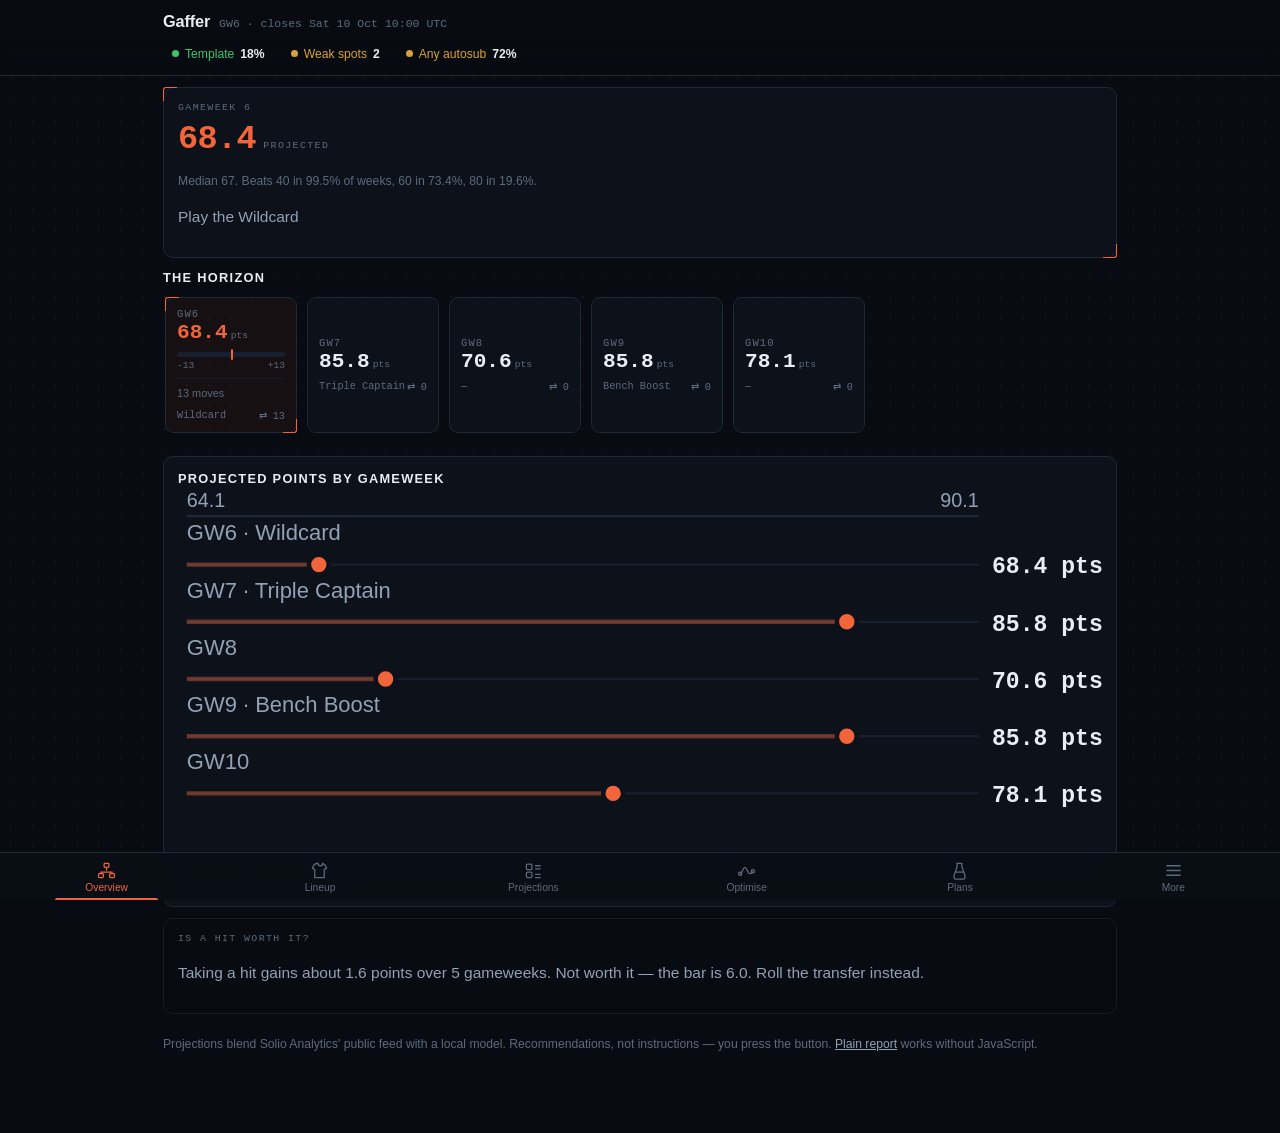
<file: docs/index.html>
<!doctype html>
<html lang="en">
<head>
<meta charset="utf-8">
<meta name="viewport" content="width=device-width,initial-scale=1,viewport-fit=cover">
<title>Gaffer</title>
<meta name="color-scheme" content="dark">
<meta name="theme-color" content="#080b11">
<link rel="stylesheet" href="app.css">
<!-- Inline so the page stays a three-file deploy and the browser stops probing
     for a favicon that is not there. The README says to add this to your home
     screen, so it needs an icon. -->
<link rel="icon" href="data:image/svg+xml,%3Csvg xmlns='http://www.w3.org/2000/svg' viewBox='0 0 32 32'%3E%3Crect width='32' height='32' rx='7' fill='%23f2653a'/%3E%3Ctext x='16' y='23' font-size='19' font-family='system-ui' font-weight='700' fill='%23190701' text-anchor='middle'%3EG%3C/text%3E%3C/svg%3E">
<meta name="apple-mobile-web-app-capable" content="yes">
<meta name="apple-mobile-web-app-status-bar-style" content="black-translucent">
<meta name="apple-mobile-web-app-title" content="Gaffer">
</head>
<body>

<header class="top">
  <div class="wrap">
    <div class="brandrow">
      <span class="brand">Gaffer</span>
      <span class="sub" id="sub">loading…</span>
    </div>
    <div class="chips-row" id="chips"></div>
  </div>
</header>

<main class="wrap">
  <p id="loading" class="muted" style="padding:20px 0">Fetching the latest solve…</p>
  <p id="failed" class="err hidden"></p>

  <section id="view-overview"    role="tabpanel" aria-labelledby="tab-overview"></section>
  <section id="view-lineup"      role="tabpanel" aria-labelledby="tab-lineup"      class="hidden"></section>
  <section id="view-projections" role="tabpanel" aria-labelledby="tab-projections" class="hidden"></section>
  <section id="view-optimise"    role="tabpanel" aria-labelledby="tab-optimise"    class="hidden"></section>
  <section id="view-plans"       role="tabpanel" aria-labelledby="tab-plans"       class="hidden"></section>
  <section id="view-more"        role="tabpanel" aria-labelledby="tab-more"        class="hidden"></section>

  <p class="note" style="margin:22px 0 8px">
    Projections blend Solio Analytics' public feed with a local model.
    Recommendations, not instructions — you press the button.
    <a href="report.html" style="color:var(--ink-2)">Plain report</a> works without JavaScript.
  </p>
</main>

<nav class="nav" role="tablist" aria-label="Views">
  <button role="tab" id="tab-overview" aria-selected="true" aria-controls="view-overview">
    <svg viewBox="0 0 24 24"><rect x="9" y="3" width="6" height="5" rx="1"/><rect x="2" y="16" width="6" height="5" rx="1"/><rect x="16" y="16" width="6" height="5" rx="1"/><path d="M12 8v4M5 16v-2h14v2"/></svg>
    Overview
  </button>
  <button role="tab" id="tab-lineup" aria-selected="false" aria-controls="view-lineup">
    <svg viewBox="0 0 24 24"><path d="M8 3 5 5 3 9l3 2v10h12V11l3-2-2-4-3-2a3 3 0 0 1-6 0Z"/></svg>
    Lineup
  </button>
  <button role="tab" id="tab-projections" aria-selected="false" aria-controls="view-projections">
    <svg viewBox="0 0 24 24"><rect x="3" y="4" width="7" height="7" rx="1.5"/><rect x="3" y="14" width="7" height="7" rx="1.5"/><path d="M14 6h7M14 10h7M14 17h7M14 21h7"/></svg>
    Projections
  </button>
  <button role="tab" id="tab-optimise" aria-selected="false" aria-controls="view-optimise">
    <svg viewBox="0 0 24 24"><path d="M4 16c3 0 3-8 6-8s3 8 6 8 4-3 4-3"/><circle cx="4" cy="16" r="2"/><circle cx="20" cy="13" r="2"/></svg>
    Optimise
  </button>
  <button role="tab" id="tab-plans" aria-selected="false" aria-controls="view-plans">
    <svg viewBox="0 0 24 24"><path d="M9 3h6v4l4 12a3 3 0 0 1-3 4H8a3 3 0 0 1-3-4L9 7Z"/><path d="M7 14h10"/></svg>
    Plans
  </button>
  <button role="tab" id="tab-more" aria-selected="false" aria-controls="view-more">
    <svg viewBox="0 0 24 24" id="more-icon"><path d="M3 6h18M3 12h18M3 18h18"/></svg>
    More
  </button>
</nav>

<script src="app.js"></script>
</body>
</html>
</file>
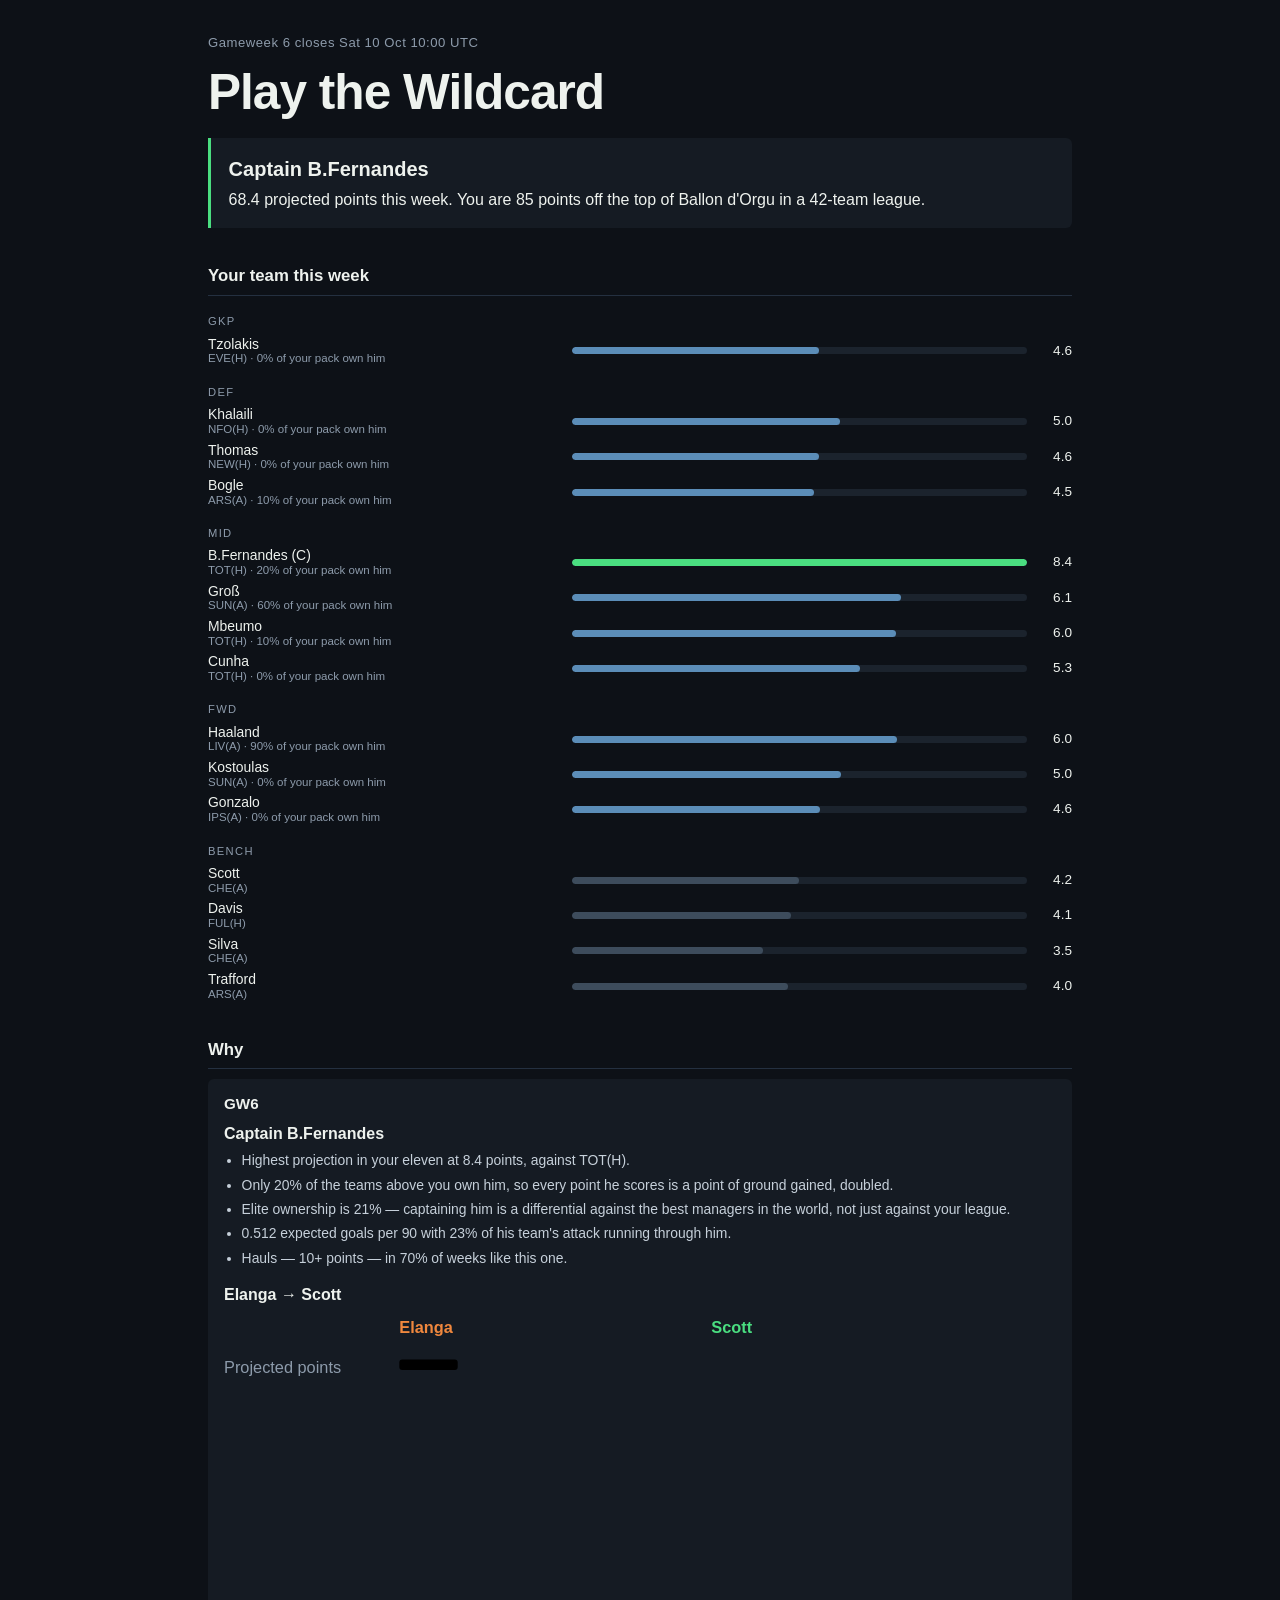
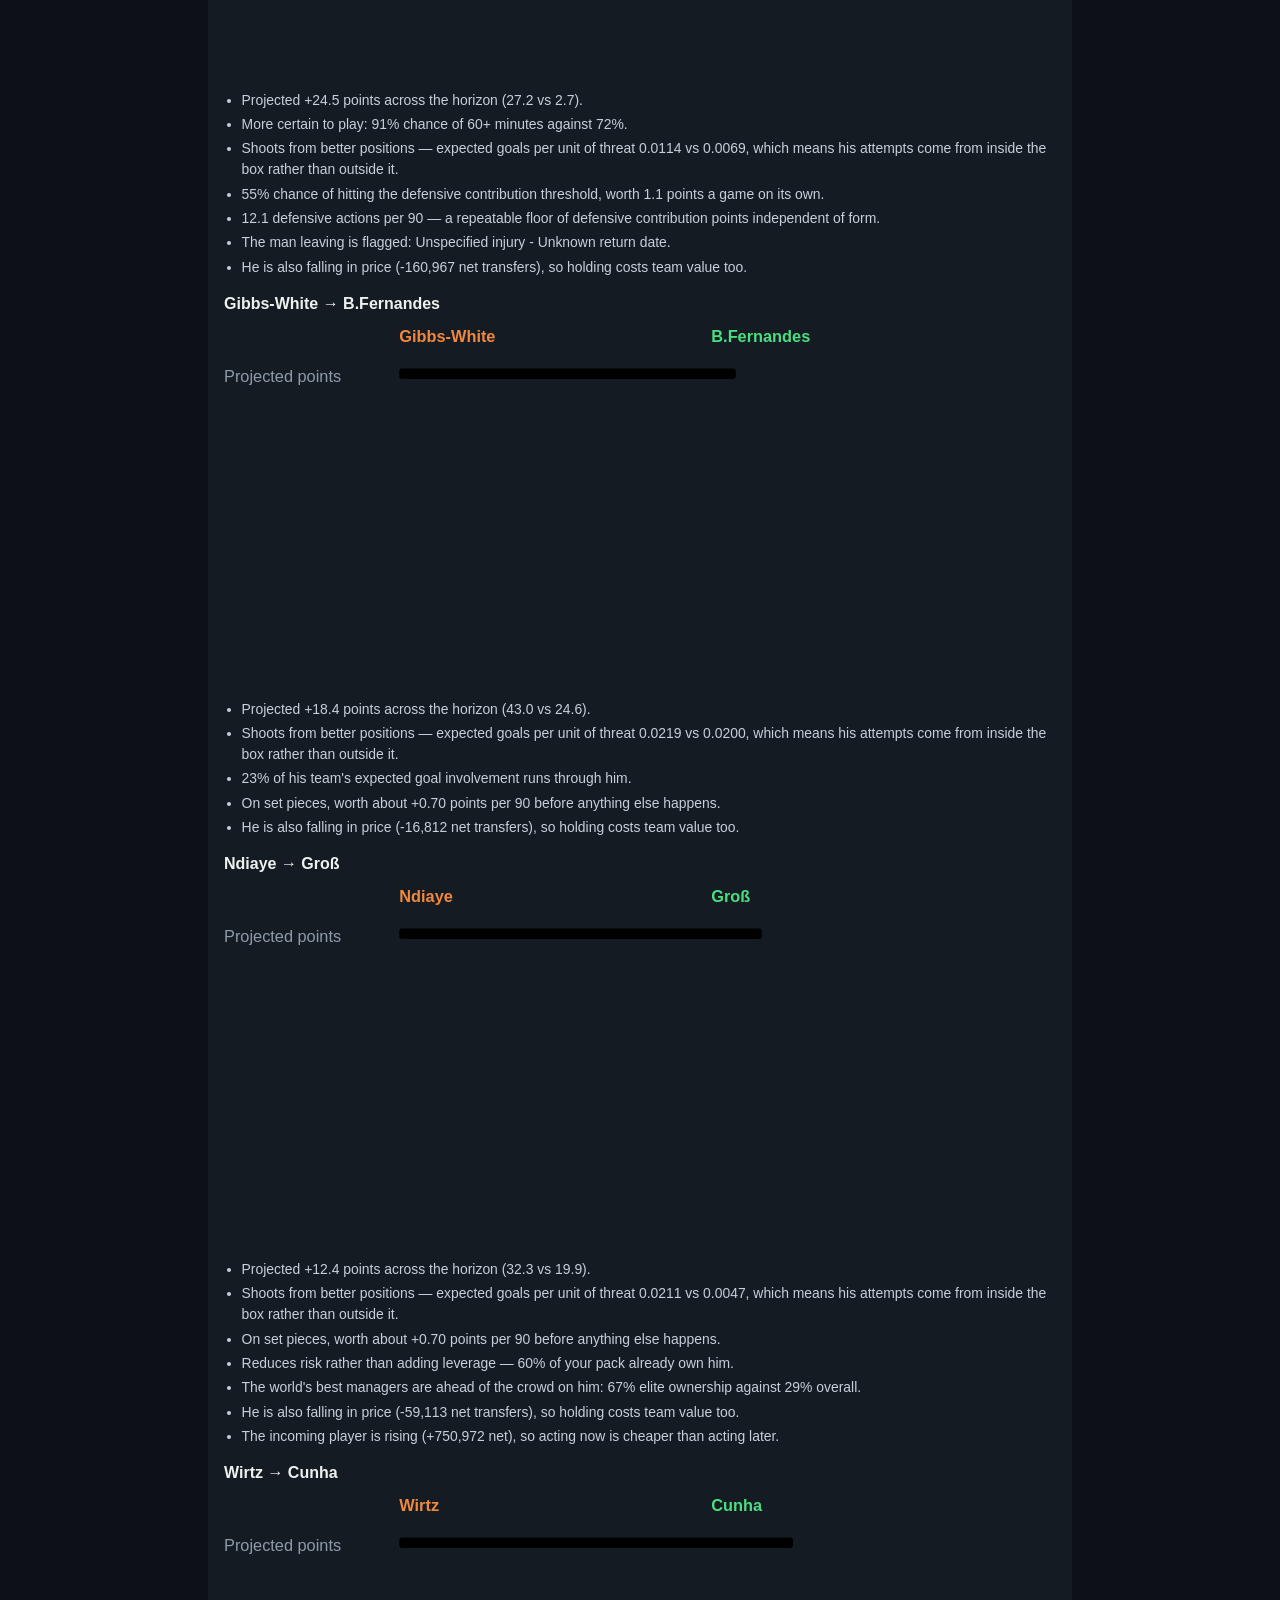
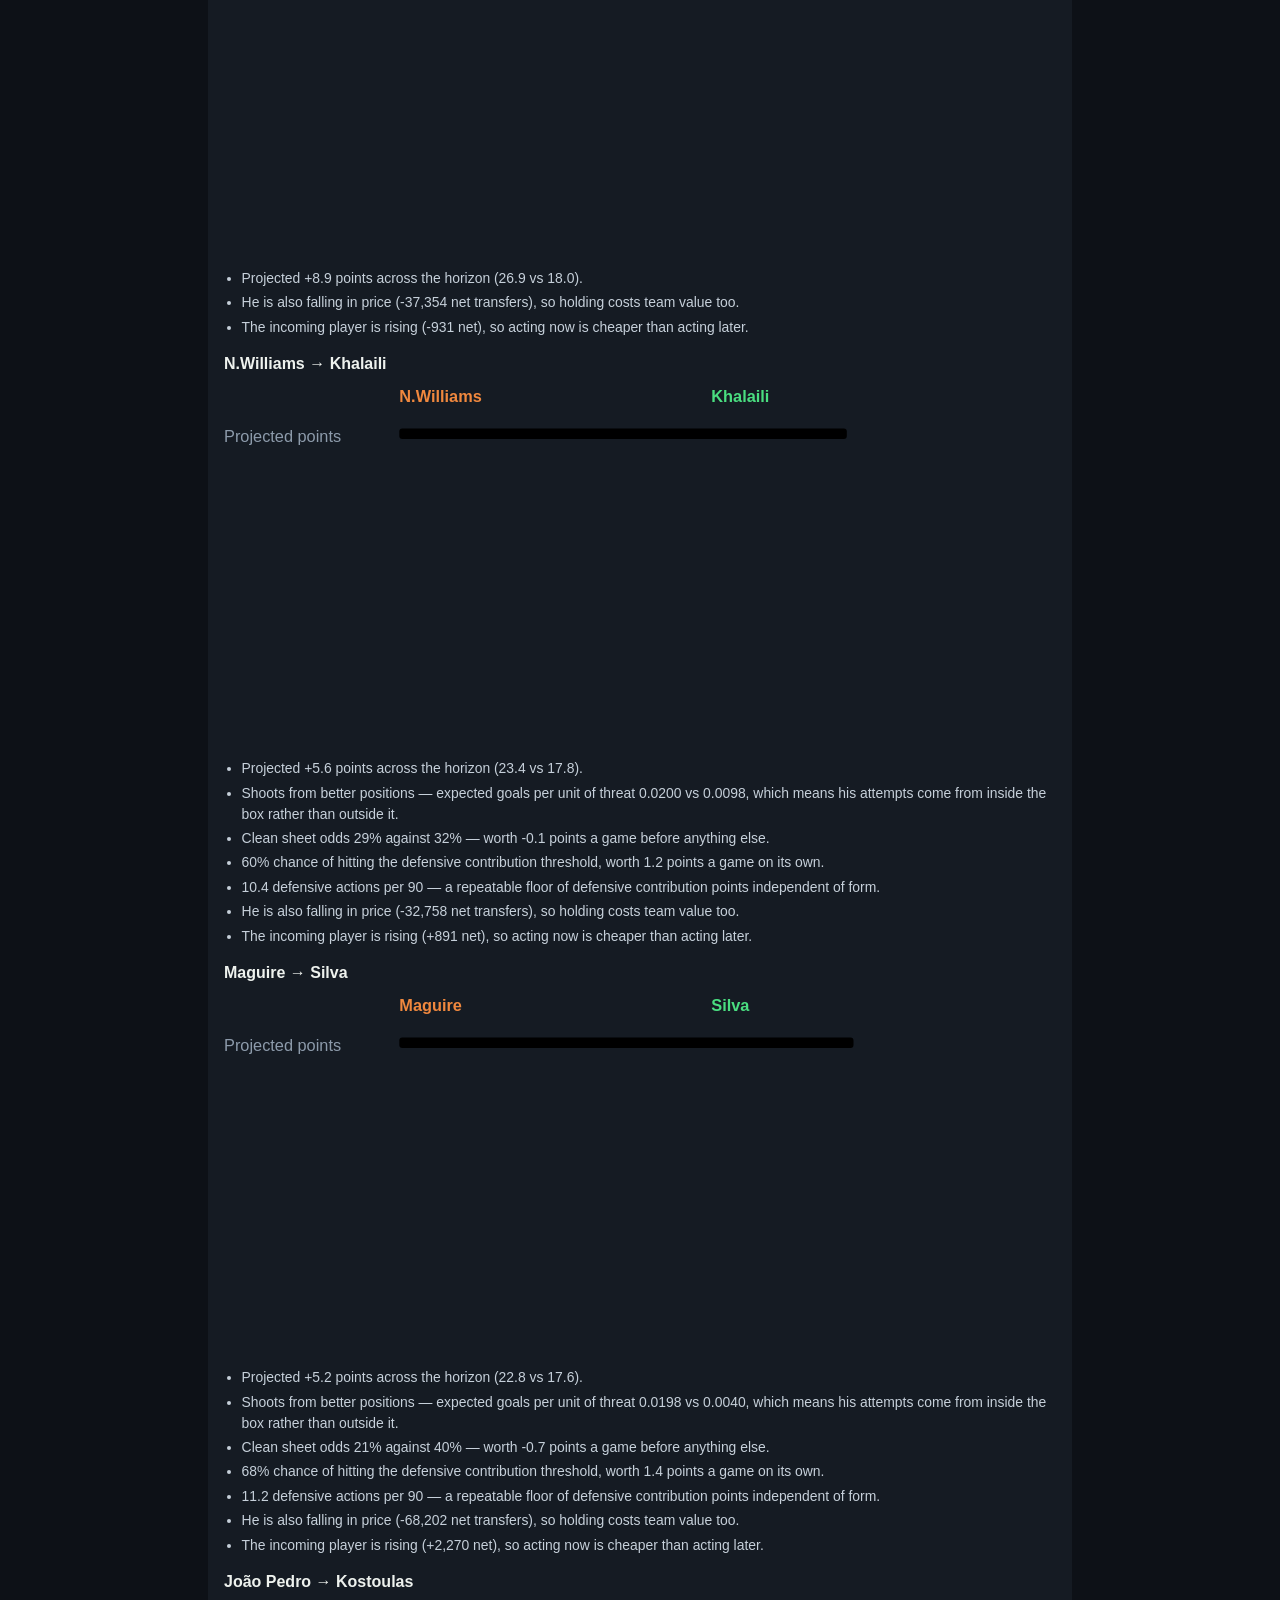
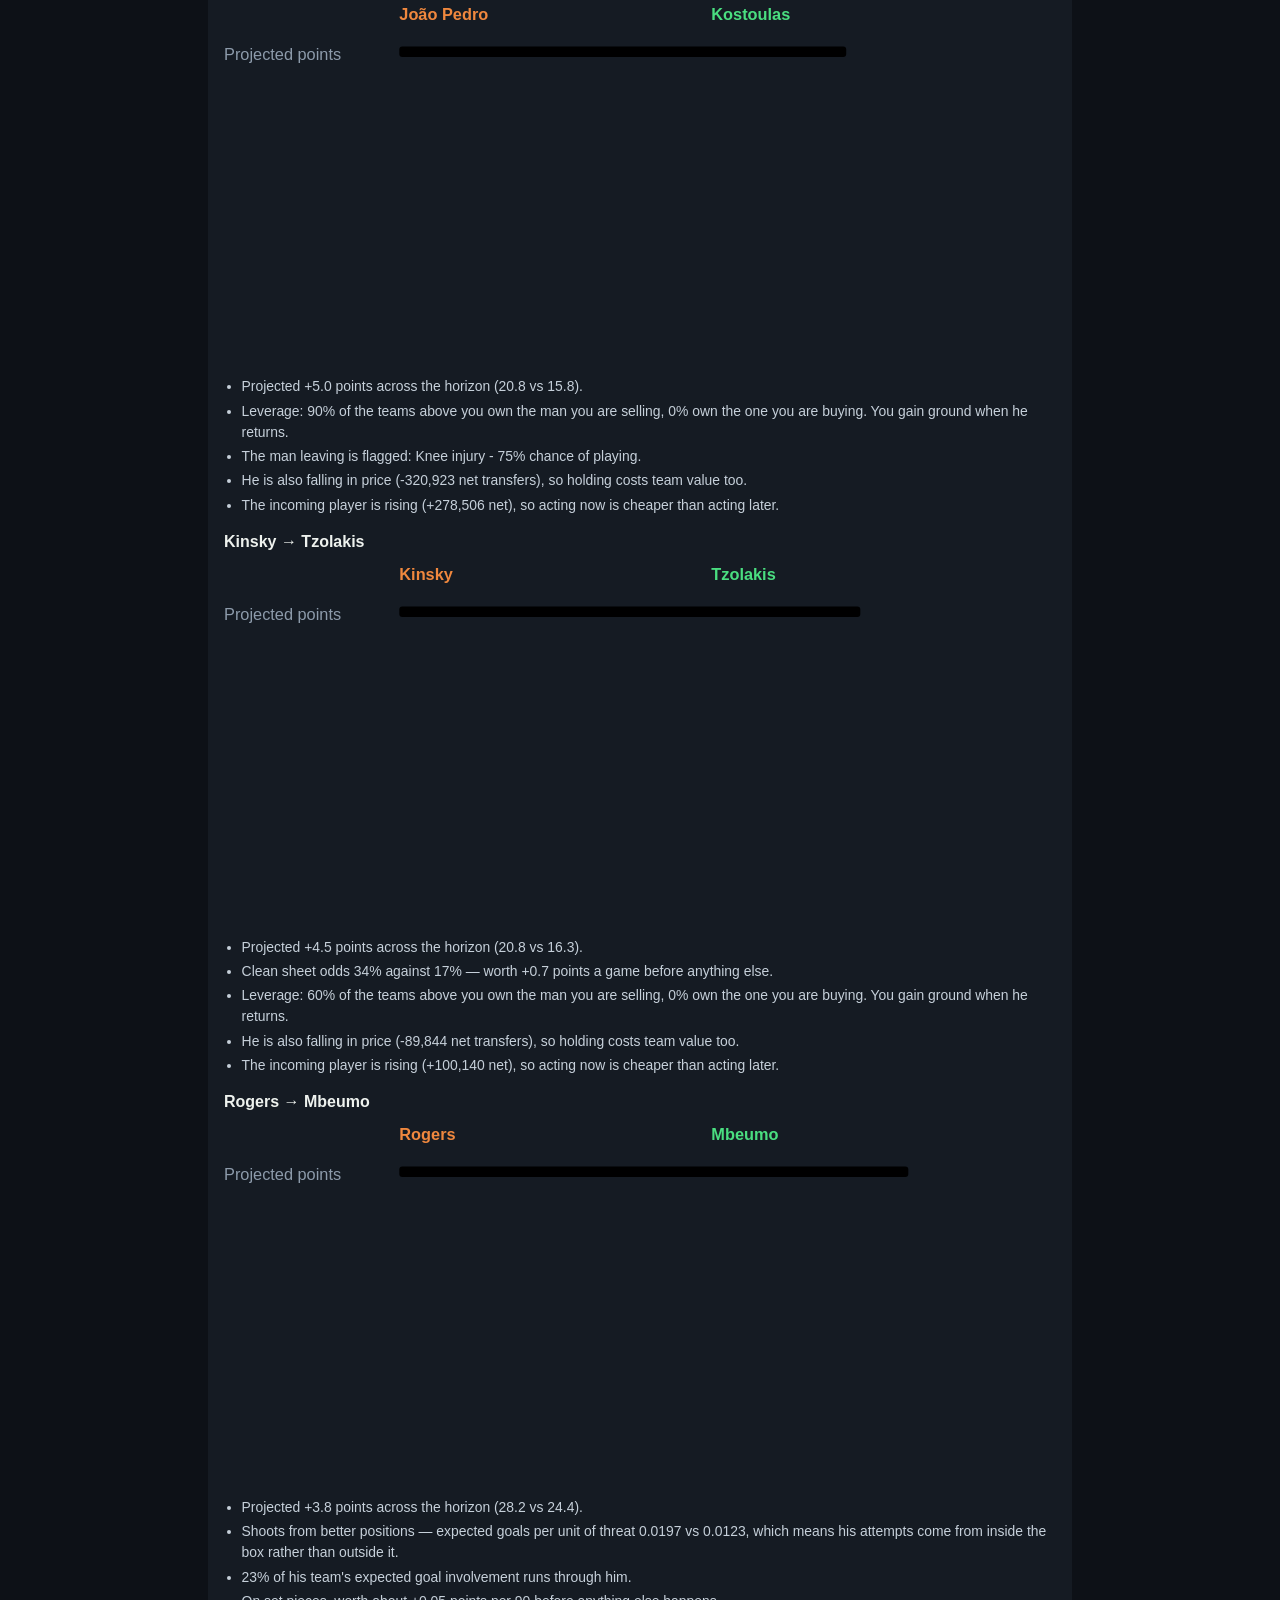
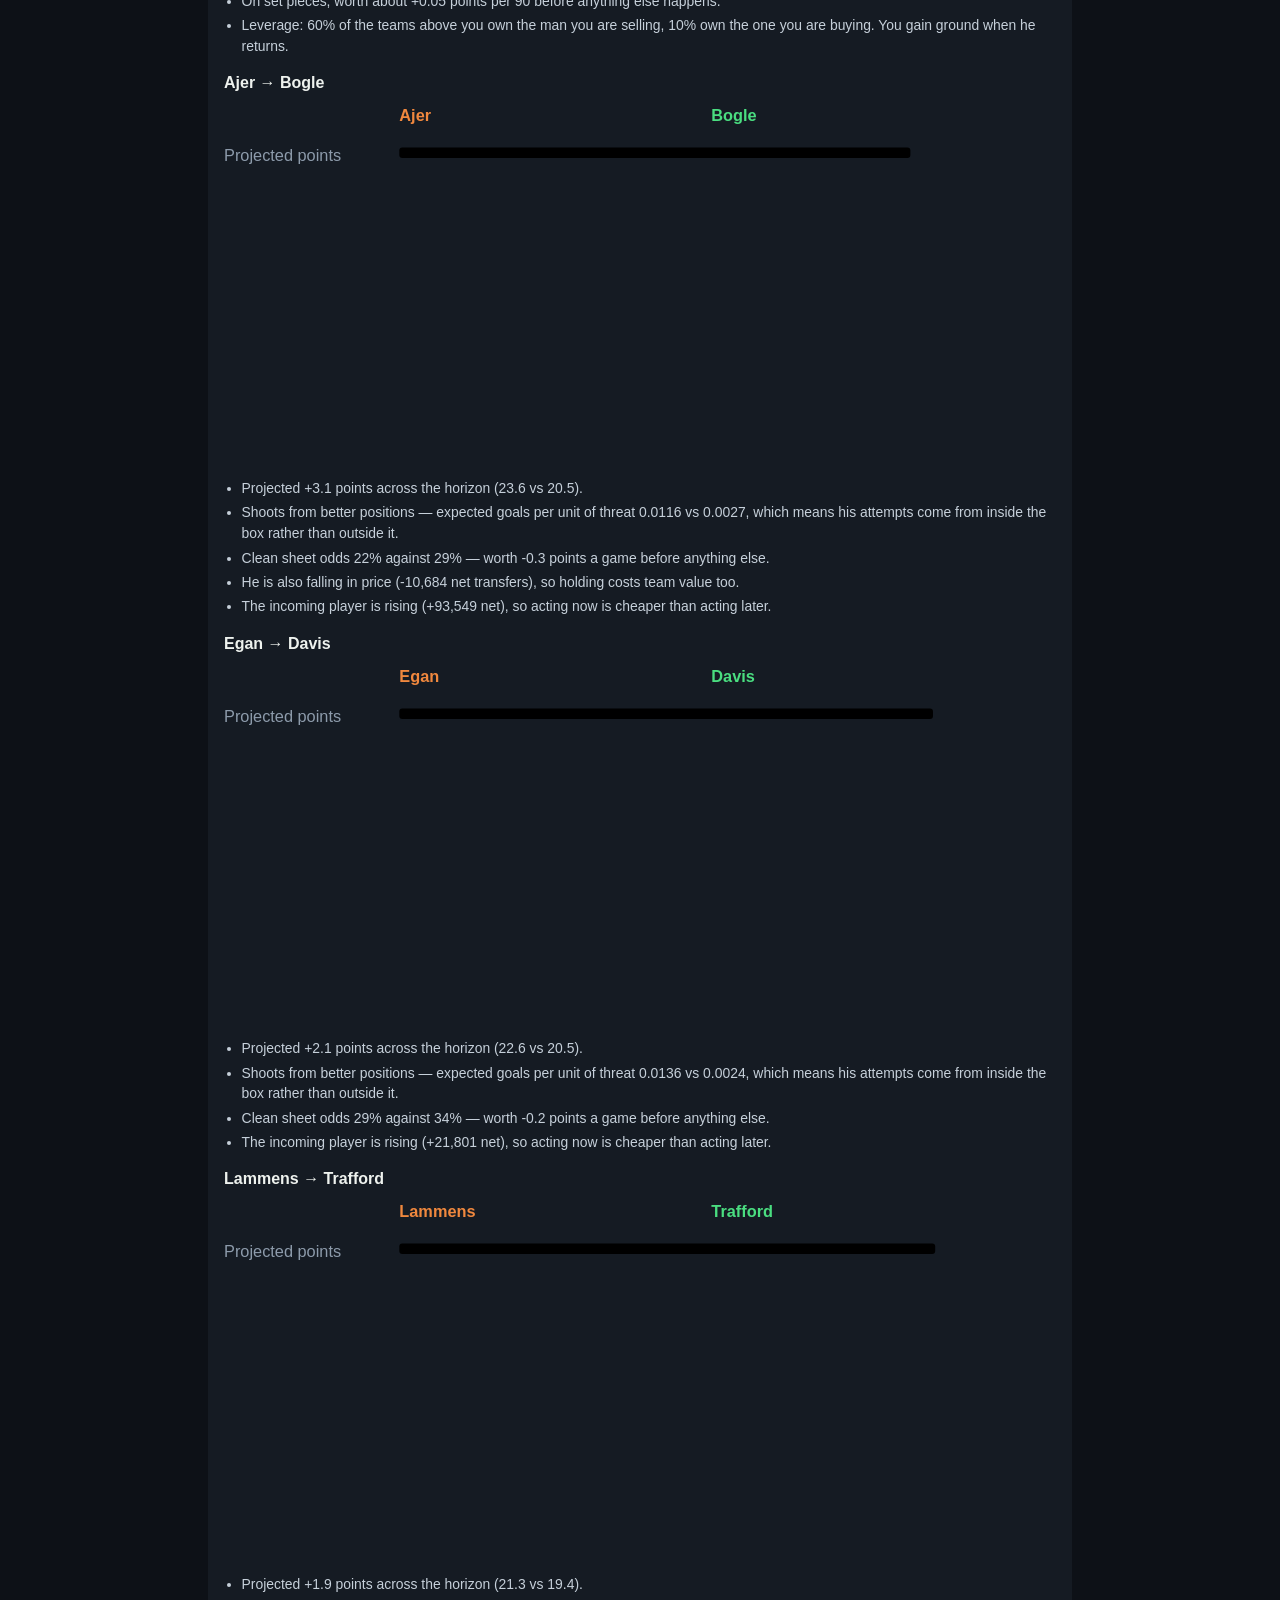
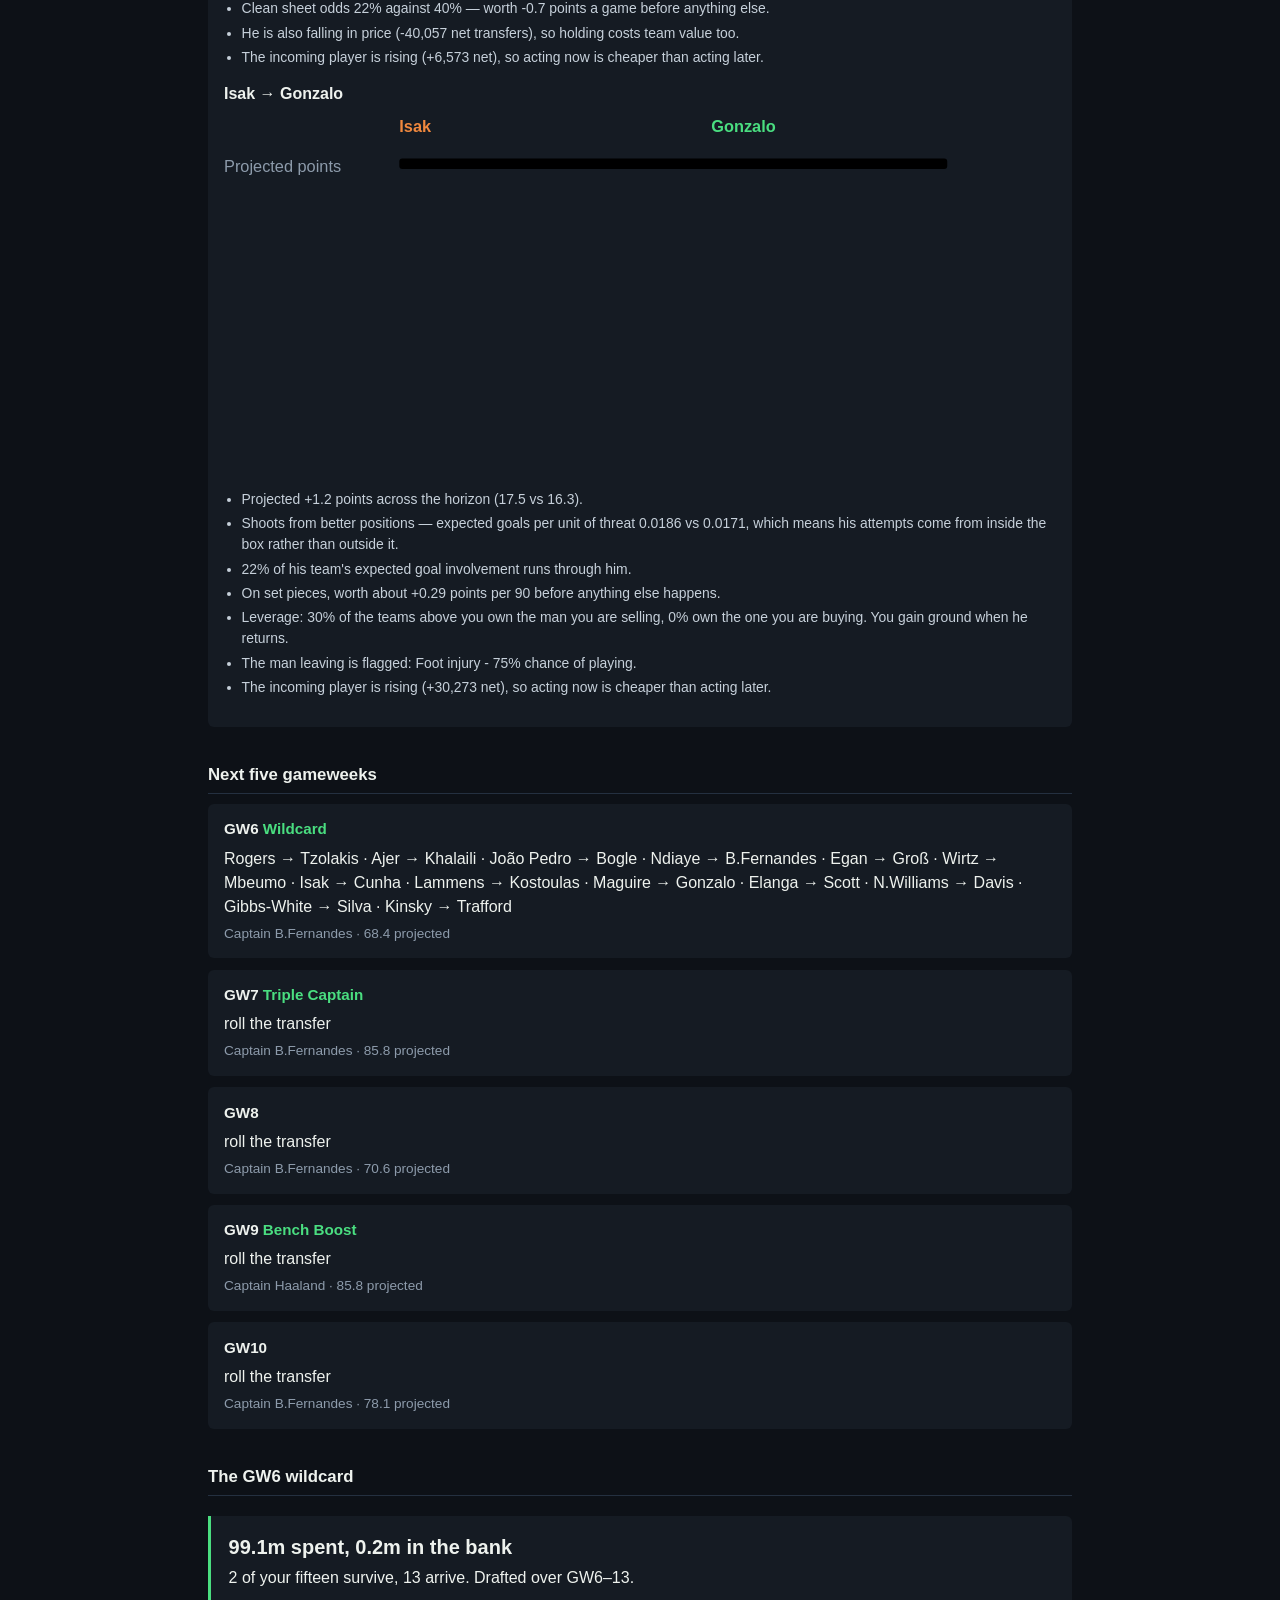
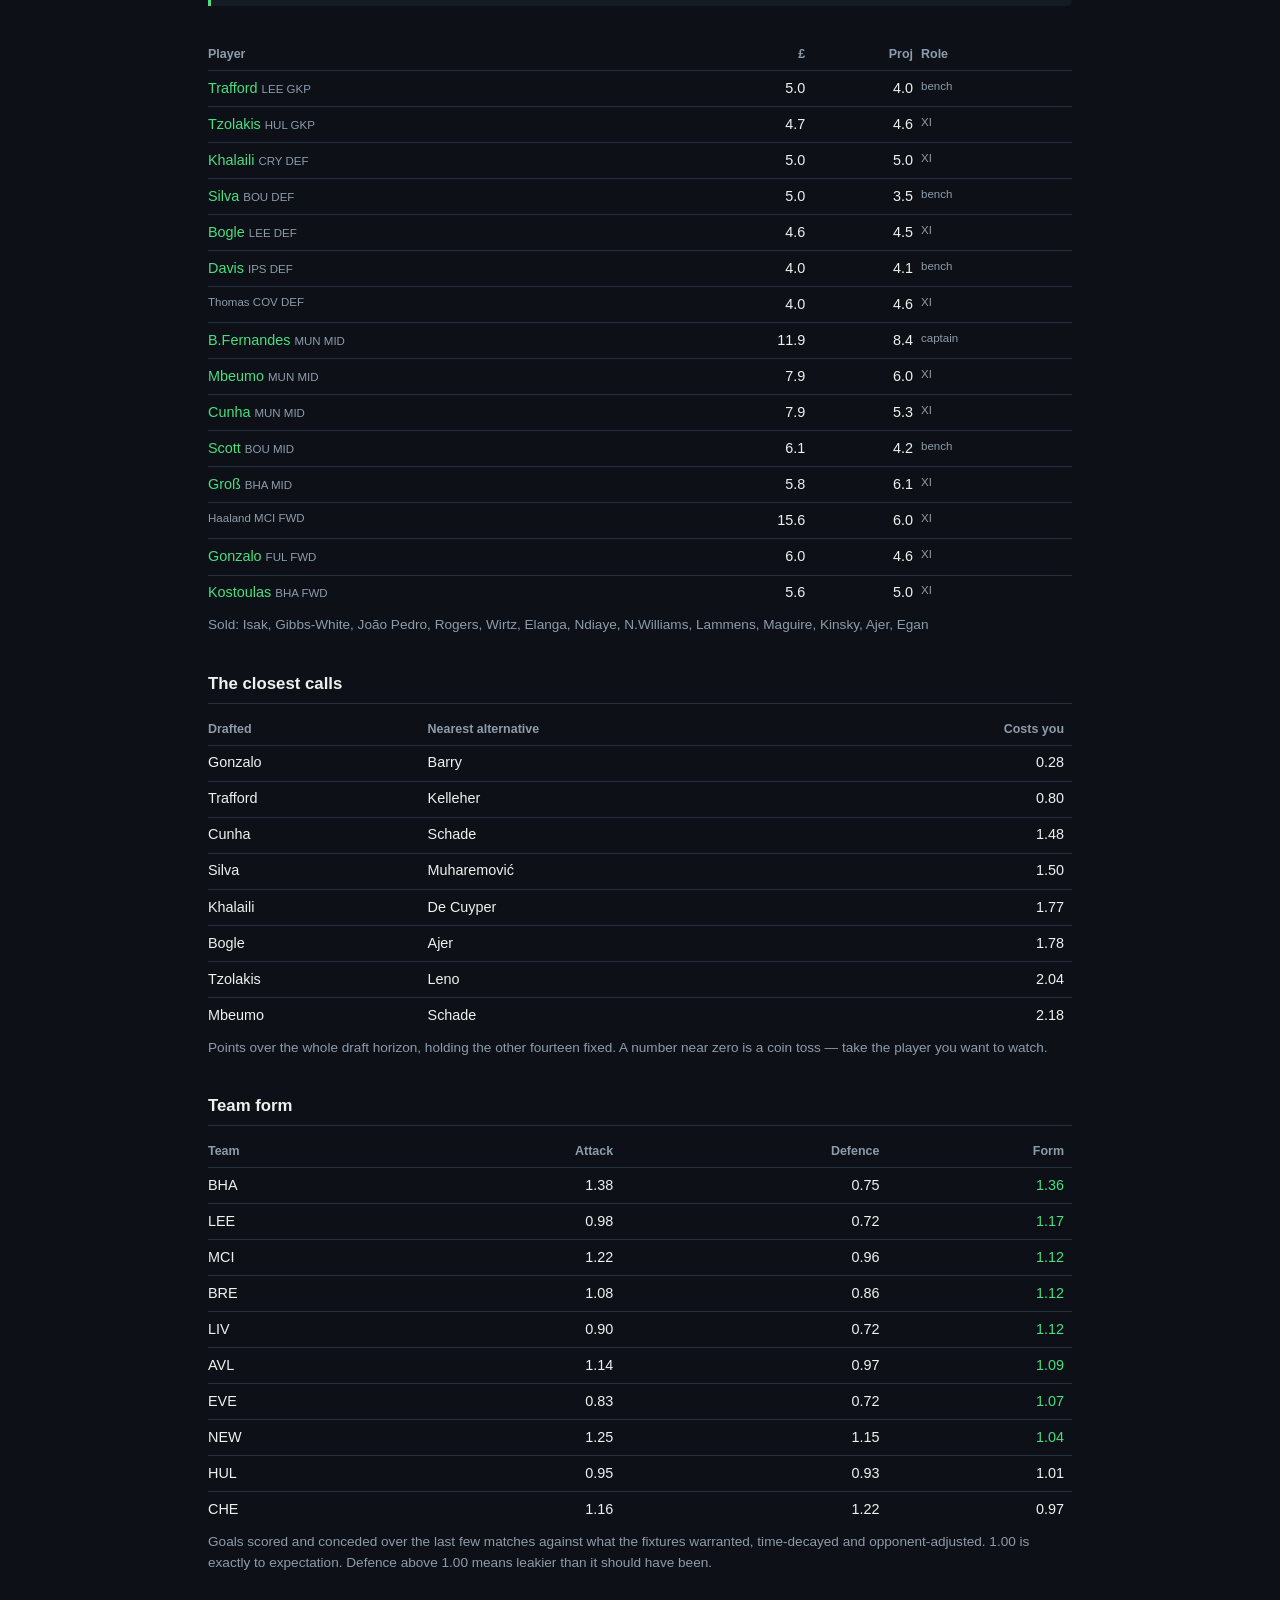
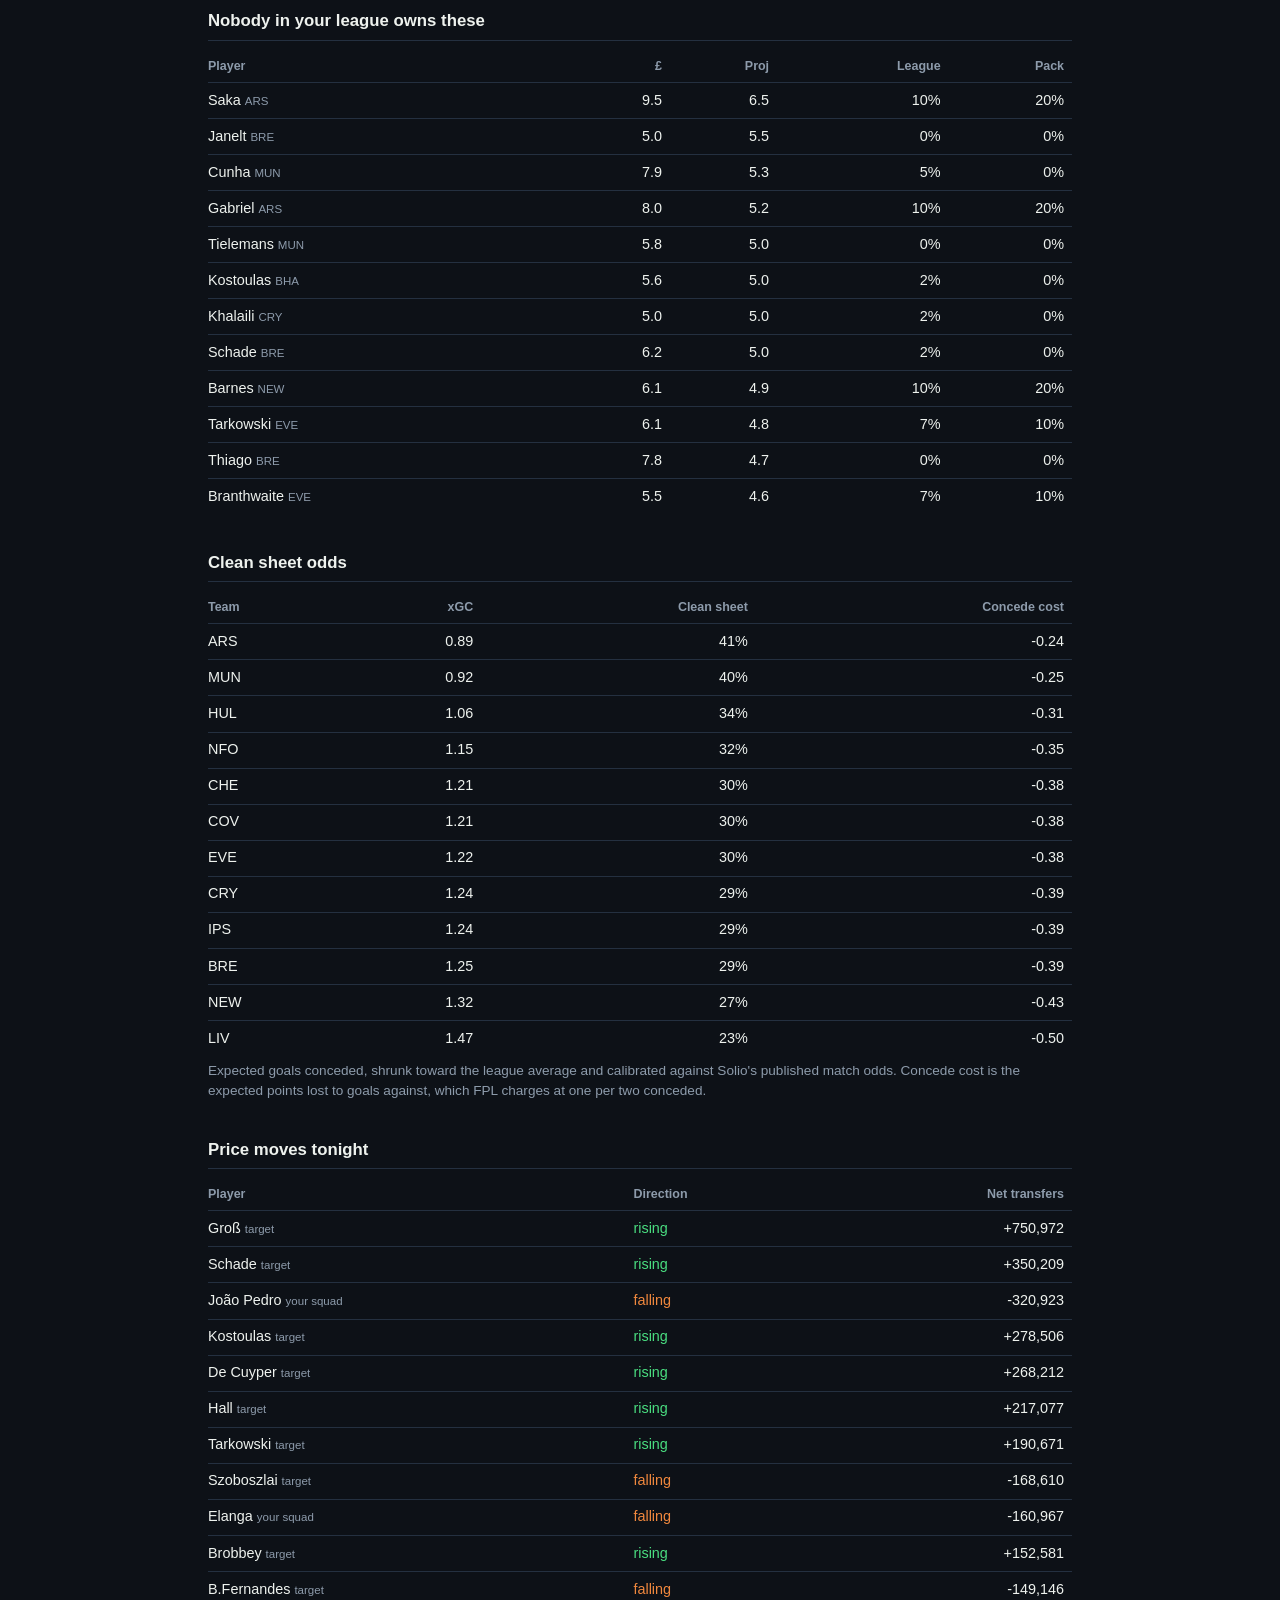
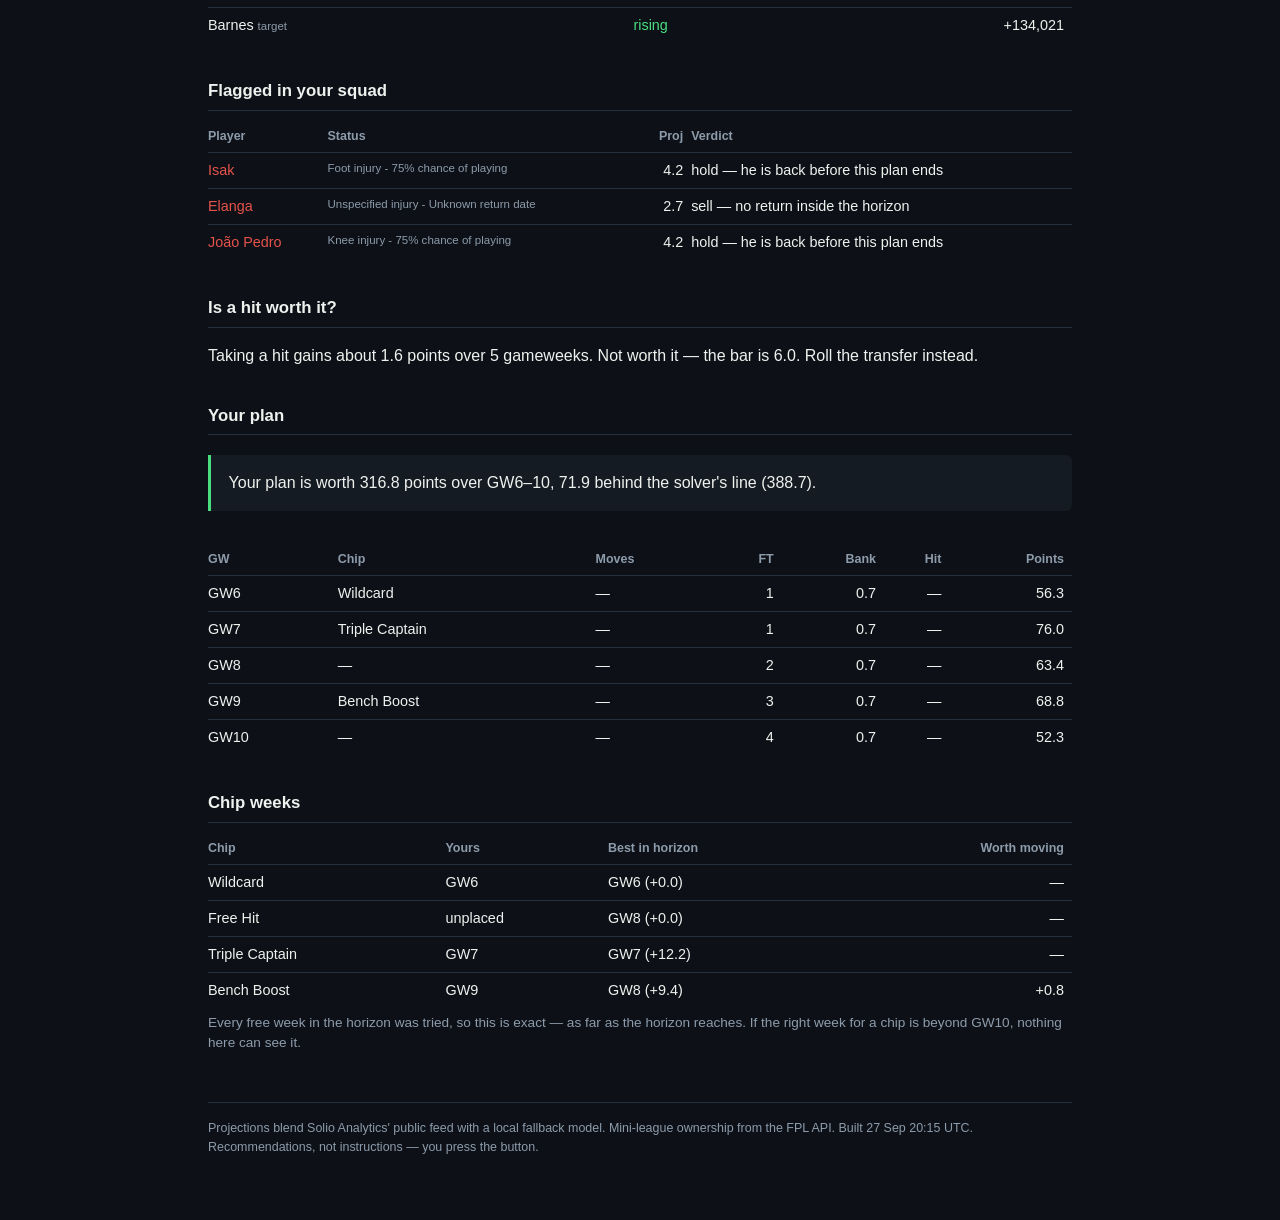
<file: docs/report.html>
<!doctype html><html lang=en><head><meta charset=utf-8><meta name=viewport content='width=device-width,initial-scale=1'><title>Gaffer · GW6</title><style>
:root{--ink:#0d1117;--panel:#151b23;--line:#243040;--chalk:#eef2ee;--mute:#8d9bab;
--rise:#4ade80;--fall:#f0883e;--flag:#e5534b}
*{box-sizing:border-box}
body{margin:0;background:var(--ink);color:var(--chalk);
font:16px/1.5 ui-sans-serif,-apple-system,"Segoe UI",Roboto,sans-serif;
-webkit-text-size-adjust:100%}
.wrap{max-width:56rem;margin:0 auto;padding:1.25rem 1rem 4rem}
.deadline{color:var(--mute);font-size:.82rem;letter-spacing:.04em}
h1{font-size:clamp(2rem,7vw,3.1rem);line-height:1.05;margin:.3rem 0 .1rem;
font-weight:800;letter-spacing:-.02em}
.call{background:var(--panel);border-left:3px solid var(--rise);padding:1rem 1.1rem;
margin:1.25rem 0 2rem;border-radius:0 6px 6px 0}
.call b{display:block;font-size:1.25rem;margin-bottom:.25rem}
h2{font-size:1.05rem;font-weight:700;margin:2.2rem 0 .6rem;
padding-bottom:.4rem;border-bottom:1px solid var(--line)}
table{width:100%;border-collapse:collapse;font-size:.9rem}
th{text-align:left;color:var(--mute);font-weight:600;padding:.4rem .5rem .4rem 0;
font-size:.78rem}
td{padding:.42rem .5rem .42rem 0;border-top:1px solid var(--line);vertical-align:top}
td.n,th.n{text-align:right;font-variant-numeric:tabular-nums}
.rise{color:var(--rise)}.fall{color:var(--fall)}.flag{color:var(--flag)}
.tag{font-size:.72rem;color:var(--mute)}
.week{background:var(--panel);border-radius:6px;padding:.9rem 1rem;margin-bottom:.7rem}
.week h3{margin:0 0 .35rem;font-size:.95rem}
.week ul{margin:.3rem 0 .9rem;padding-left:1.1rem;font-size:.87rem;color:#c6d0da}
.poslabel{color:var(--mute);font-size:.7rem;letter-spacing:.12em;margin:1.1rem 0 .35rem}
.row{display:flex;align-items:center;gap:.6rem;margin:.3rem 0}
.lbl{flex:0 0 41%;font-size:.87rem;line-height:1.2}
.lbl em{display:block;font-style:normal;color:var(--mute);font-size:.72rem}
.track{flex:1;height:7px;background:#1b232d;border-radius:4px;overflow:hidden}
.track i{display:block;height:100%;border-radius:4px}
.val{flex:0 0 2.2rem;text-align:right;font-size:.85rem;
font-variant-numeric:tabular-nums}
svg.cmp{width:100%;height:auto;margin:.5rem 0 .2rem;overflow:visible}
svg.cmp text{font:11px ui-sans-serif,sans-serif}
svg.cmp .lb{fill:var(--mute)}
svg.cmp .k{fill:var(--fall);font-weight:700}
svg.cmp .k2{fill:var(--rise);font-weight:700}
svg.cmp .a{fill:var(--fall);opacity:.85}
svg.cmp .b{fill:var(--rise);opacity:.85}
.week li{margin:.22rem 0}
.chip{color:var(--rise);font-weight:700}
.note{color:var(--mute);font-size:.85rem;margin-top:.3rem}
footer{color:var(--mute);font-size:.78rem;margin-top:3rem;
border-top:1px solid var(--line);padding-top:1rem}
@media(prefers-reduced-motion:no-preference){.call{animation:in .4s ease-out}}
@keyframes in{from{opacity:0;transform:translateY(4px)}to{opacity:1}}
</style></head><body><div class=wrap><p class=deadline>Gameweek 6 closes Sat 10 Oct 10:00 UTC</p><h1>Play the Wildcard</h1><div class=call><b>Captain B.Fernandes</b>68.4 projected points this week. You are 85 points off the top of Ballon d'Orgu in a 42-team league.</div><h2>Your team this week</h2><p class=poslabel>GKP</p><div class=row><span class=lbl>Tzolakis<em>EVE(H) · 0% of your pack own him</em></span><span class=track><i style='width:54.2%;background:#5b8db8'></i></span><span class=val>4.6</span></div><p class=poslabel>DEF</p><div class=row><span class=lbl>Khalaili<em>NFO(H) · 0% of your pack own him</em></span><span class=track><i style='width:58.9%;background:#5b8db8'></i></span><span class=val>5.0</span></div><div class=row><span class=lbl>Thomas<em>NEW(H) · 0% of your pack own him</em></span><span class=track><i style='width:54.2%;background:#5b8db8'></i></span><span class=val>4.6</span></div><div class=row><span class=lbl>Bogle<em>ARS(A) · 10% of your pack own him</em></span><span class=track><i style='width:53.1%;background:#5b8db8'></i></span><span class=val>4.5</span></div><p class=poslabel>MID</p><div class=row><span class=lbl>B.Fernandes (C)<em>TOT(H) · 20% of your pack own him</em></span><span class=track><i style='width:100.0%;background:var(--rise)'></i></span><span class=val>8.4</span></div><div class=row><span class=lbl>Groß<em>SUN(A) · 60% of your pack own him</em></span><span class=track><i style='width:72.3%;background:#5b8db8'></i></span><span class=val>6.1</span></div><div class=row><span class=lbl>Mbeumo<em>TOT(H) · 10% of your pack own him</em></span><span class=track><i style='width:71.2%;background:#5b8db8'></i></span><span class=val>6.0</span></div><div class=row><span class=lbl>Cunha<em>TOT(H) · 0% of your pack own him</em></span><span class=track><i style='width:63.3%;background:#5b8db8'></i></span><span class=val>5.3</span></div><p class=poslabel>FWD</p><div class=row><span class=lbl>Haaland<em>LIV(A) · 90% of your pack own him</em></span><span class=track><i style='width:71.5%;background:#5b8db8'></i></span><span class=val>6.0</span></div><div class=row><span class=lbl>Kostoulas<em>SUN(A) · 0% of your pack own him</em></span><span class=track><i style='width:59.2%;background:#5b8db8'></i></span><span class=val>5.0</span></div><div class=row><span class=lbl>Gonzalo<em>IPS(A) · 0% of your pack own him</em></span><span class=track><i style='width:54.4%;background:#5b8db8'></i></span><span class=val>4.6</span></div><p class=poslabel>BENCH</p><div class=row><span class=lbl>Scott<em>CHE(A)</em></span><span class=track><i style='width:49.8%;background:#3d4c5c'></i></span><span class=val>4.2</span></div><div class=row><span class=lbl>Davis<em>FUL(H)</em></span><span class=track><i style='width:48.1%;background:#3d4c5c'></i></span><span class=val>4.1</span></div><div class=row><span class=lbl>Silva<em>CHE(A)</em></span><span class=track><i style='width:41.9%;background:#3d4c5c'></i></span><span class=val>3.5</span></div><div class=row><span class=lbl>Trafford<em>ARS(A)</em></span><span class=track><i style='width:47.4%;background:#3d4c5c'></i></span><span class=val>4.0</span></div><h2>Why</h2><div class=week><h3>GW6</h3><b>Captain B.Fernandes</b><ul><li>Highest projection in your eleven at 8.4 points, against TOT(H).</li><li>Only 20% of the teams above you own him, so every point he scores is a point of ground gained, doubled.</li><li>Elite ownership is 21% — captaining him is a differential against the best managers in the world, not just against your league.</li><li>0.512 expected goals per 90 with 23% of his team&#x27;s attack running through him.</li><li>Hauls — 10+ points — in 70% of weeks like this one.</li></ul><b>Elanga &rarr; Scott</b><svg viewBox='0 0 560 242' class=cmp role=img aria-label='Comparison of Elanga and Scott'><text x='118' y='12' class=k>Elanga</text><text x='328' y='12' class=k2>Scott</text><text x='0' y='39' class=lb>Projected points</text><rect x='118' y='30' width='39.3' height='7' rx='2' class=a/><rect x='118' y='40' width='396.0' height='7' rx='2' class=b/><text x='0' y='65' class=lb>Starts 60+ mins</text><rect x='118' y='56' width='315.7' height='7' rx='2' class=a/><rect x='118' y='66' width='396.0' height='7' rx='2' class=b/><text x='0' y='91' class=lb>xG per 90</text><rect x='118' y='82' width='396.0' height='7' rx='2' class=a/><rect x='118' y='92' width='313.4' height='7' rx='2' class=b/><text x='0' y='117' class=lb>xA per 90</text><rect x='118' y='108' width='396.0' height='7' rx='2' class=a/><rect x='118' y='118' width='255.0' height='7' rx='2' class=b/><text x='0' y='143' class=lb>Shot quality</text><rect x='118' y='134' width='239.7' height='7' rx='2' class=a/><rect x='118' y='144' width='396.0' height='7' rx='2' class=b/><text x='0' y='169' class=lb>Share of team attack</text><rect x='118' y='160' width='355.2' height='7' rx='2' class=a/><rect x='118' y='170' width='396.0' height='7' rx='2' class=b/><text x='0' y='195' class=lb>Defensive actions/90</text><rect x='118' y='186' width='114.5' height='7' rx='2' class=a/><rect x='118' y='196' width='396.0' height='7' rx='2' class=b/><text x='0' y='221' class=lb>Pack ownership</text><rect x='118' y='212' width='1.0' height='7' rx='2' class=a/><rect x='118' y='222' width='1.0' height='7' rx='2' class=b/></svg><ul><li>Projected +24.5 points across the horizon (27.2 vs 2.7).</li><li>More certain to play: 91% chance of 60+ minutes against 72%.</li><li>Shoots from better positions — expected goals per unit of threat 0.0114 vs 0.0069, which means his attempts come from inside the box rather than outside it.</li><li>55% chance of hitting the defensive contribution threshold, worth 1.1 points a game on its own.</li><li>12.1 defensive actions per 90 — a repeatable floor of defensive contribution points independent of form.</li><li>The man leaving is flagged: Unspecified injury - Unknown return date.</li><li>He is also falling in price (-160,967 net transfers), so holding costs team value too.</li></ul><b>Gibbs-White &rarr; B.Fernandes</b><svg viewBox='0 0 560 242' class=cmp role=img aria-label='Comparison of Gibbs-White and B.Fernandes'><text x='118' y='12' class=k>Gibbs-White</text><text x='328' y='12' class=k2>B.Fernandes</text><text x='0' y='39' class=lb>Projected points</text><rect x='118' y='30' width='226.5' height='7' rx='2' class=a/><rect x='118' y='40' width='396.0' height='7' rx='2' class=b/><text x='0' y='65' class=lb>Starts 60+ mins</text><rect x='118' y='56' width='388.8' height='7' rx='2' class=a/><rect x='118' y='66' width='396.0' height='7' rx='2' class=b/><text x='0' y='91' class=lb>xG per 90</text><rect x='118' y='82' width='241.3' height='7' rx='2' class=a/><rect x='118' y='92' width='396.0' height='7' rx='2' class=b/><text x='0' y='117' class=lb>xA per 90</text><rect x='118' y='108' width='396.0' height='7' rx='2' class=a/><rect x='118' y='118' width='368.1' height='7' rx='2' class=b/><text x='0' y='143' class=lb>Shot quality</text><rect x='118' y='134' width='361.6' height='7' rx='2' class=a/><rect x='118' y='144' width='396.0' height='7' rx='2' class=b/><text x='0' y='169' class=lb>Share of team attack</text><rect x='118' y='160' width='380.8' height='7' rx='2' class=a/><rect x='118' y='170' width='396.0' height='7' rx='2' class=b/><text x='0' y='195' class=lb>Defensive actions/90</text><rect x='118' y='186' width='286.8' height='7' rx='2' class=a/><rect x='118' y='196' width='396.0' height='7' rx='2' class=b/><text x='0' y='221' class=lb>Pack ownership</text><rect x='118' y='212' width='396.0' height='7' rx='2' class=a/><rect x='118' y='222' width='198.0' height='7' rx='2' class=b/></svg><ul><li>Projected +18.4 points across the horizon (43.0 vs 24.6).</li><li>Shoots from better positions — expected goals per unit of threat 0.0219 vs 0.0200, which means his attempts come from inside the box rather than outside it.</li><li>23% of his team&#x27;s expected goal involvement runs through him.</li><li>On set pieces, worth about +0.70 points per 90 before anything else happens.</li><li>He is also falling in price (-16,812 net transfers), so holding costs team value too.</li></ul><b>Ndiaye &rarr; Groß</b><svg viewBox='0 0 560 242' class=cmp role=img aria-label='Comparison of Ndiaye and Groß'><text x='118' y='12' class=k>Ndiaye</text><text x='328' y='12' class=k2>Groß</text><text x='0' y='39' class=lb>Projected points</text><rect x='118' y='30' width='244.0' height='7' rx='2' class=a/><rect x='118' y='40' width='396.0' height='7' rx='2' class=b/><text x='0' y='65' class=lb>Starts 60+ mins</text><rect x='118' y='56' width='362.0' height='7' rx='2' class=a/><rect x='118' y='66' width='396.0' height='7' rx='2' class=b/><text x='0' y='91' class=lb>xG per 90</text><rect x='118' y='82' width='99.6' height='7' rx='2' class=a/><rect x='118' y='92' width='396.0' height='7' rx='2' class=b/><text x='0' y='117' class=lb>xA per 90</text><rect x='118' y='108' width='313.1' height='7' rx='2' class=a/><rect x='118' y='118' width='396.0' height='7' rx='2' class=b/><text x='0' y='143' class=lb>Shot quality</text><rect x='118' y='134' width='88.2' height='7' rx='2' class=a/><rect x='118' y='144' width='396.0' height='7' rx='2' class=b/><text x='0' y='169' class=lb>Share of team attack</text><rect x='118' y='160' width='123.6' height='7' rx='2' class=a/><rect x='118' y='170' width='396.0' height='7' rx='2' class=b/><text x='0' y='195' class=lb>Defensive actions/90</text><rect x='118' y='186' width='396.0' height='7' rx='2' class=a/><rect x='118' y='196' width='199.9' height='7' rx='2' class=b/><text x='0' y='221' class=lb>Pack ownership</text><rect x='118' y='212' width='66.0' height='7' rx='2' class=a/><rect x='118' y='222' width='396.0' height='7' rx='2' class=b/></svg><ul><li>Projected +12.4 points across the horizon (32.3 vs 19.9).</li><li>Shoots from better positions — expected goals per unit of threat 0.0211 vs 0.0047, which means his attempts come from inside the box rather than outside it.</li><li>On set pieces, worth about +0.70 points per 90 before anything else happens.</li><li>Reduces risk rather than adding leverage — 60% of your pack already own him.</li><li>The world&#x27;s best managers are ahead of the crowd on him: 67% elite ownership against 29% overall.</li><li>He is also falling in price (-59,113 net transfers), so holding costs team value too.</li><li>The incoming player is rising (+750,972 net), so acting now is cheaper than acting later.</li></ul><b>Wirtz &rarr; Cunha</b><svg viewBox='0 0 560 242' class=cmp role=img aria-label='Comparison of Wirtz and Cunha'><text x='118' y='12' class=k>Wirtz</text><text x='328' y='12' class=k2>Cunha</text><text x='0' y='39' class=lb>Projected points</text><rect x='118' y='30' width='265.0' height='7' rx='2' class=a/><rect x='118' y='40' width='396.0' height='7' rx='2' class=b/><text x='0' y='65' class=lb>Starts 60+ mins</text><rect x='118' y='56' width='391.5' height='7' rx='2' class=a/><rect x='118' y='66' width='396.0' height='7' rx='2' class=b/><text x='0' y='91' class=lb>xG per 90</text><rect x='118' y='82' width='396.0' height='7' rx='2' class=a/><rect x='118' y='92' width='245.7' height='7' rx='2' class=b/><text x='0' y='117' class=lb>xA per 90</text><rect x='118' y='108' width='193.7' height='7' rx='2' class=a/><rect x='118' y='118' width='396.0' height='7' rx='2' class=b/><text x='0' y='143' class=lb>Shot quality</text><rect x='118' y='134' width='396.0' height='7' rx='2' class=a/><rect x='118' y='144' width='220.0' height='7' rx='2' class=b/><text x='0' y='169' class=lb>Share of team attack</text><rect x='118' y='160' width='396.0' height='7' rx='2' class=a/><rect x='118' y='170' width='325.7' height='7' rx='2' class=b/><text x='0' y='195' class=lb>Defensive actions/90</text><rect x='118' y='186' width='396.0' height='7' rx='2' class=a/><rect x='118' y='196' width='141.8' height='7' rx='2' class=b/><text x='0' y='221' class=lb>Pack ownership</text><rect x='118' y='212' width='1.0' height='7' rx='2' class=a/><rect x='118' y='222' width='1.0' height='7' rx='2' class=b/></svg><ul><li>Projected +8.9 points across the horizon (26.9 vs 18.0).</li><li>He is also falling in price (-37,354 net transfers), so holding costs team value too.</li><li>The incoming player is rising (-931 net), so acting now is cheaper than acting later.</li></ul><b>N.Williams &rarr; Khalaili</b><svg viewBox='0 0 560 242' class=cmp role=img aria-label='Comparison of N.Williams and Khalaili'><text x='118' y='12' class=k>N.Williams</text><text x='328' y='12' class=k2>Khalaili</text><text x='0' y='39' class=lb>Projected points</text><rect x='118' y='30' width='301.2' height='7' rx='2' class=a/><rect x='118' y='40' width='396.0' height='7' rx='2' class=b/><text x='0' y='65' class=lb>Starts 60+ mins</text><rect x='118' y='56' width='396.0' height='7' rx='2' class=a/><rect x='118' y='66' width='364.3' height='7' rx='2' class=b/><text x='0' y='91' class=lb>xG per 90</text><rect x='118' y='82' width='142.4' height='7' rx='2' class=a/><rect x='118' y='92' width='396.0' height='7' rx='2' class=b/><text x='0' y='117' class=lb>xA per 90</text><rect x='118' y='108' width='396.0' height='7' rx='2' class=a/><rect x='118' y='118' width='253.2' height='7' rx='2' class=b/><text x='0' y='143' class=lb>Shot quality</text><rect x='118' y='134' width='194.0' height='7' rx='2' class=a/><rect x='118' y='144' width='396.0' height='7' rx='2' class=b/><text x='0' y='169' class=lb>Share of team attack</text><rect x='118' y='160' width='224.2' height='7' rx='2' class=a/><rect x='118' y='170' width='396.0' height='7' rx='2' class=b/><text x='0' y='195' class=lb>Defensive actions/90</text><rect x='118' y='186' width='220.8' height='7' rx='2' class=a/><rect x='118' y='196' width='396.0' height='7' rx='2' class=b/><text x='0' y='221' class=lb>Pack ownership</text><rect x='118' y='212' width='396.0' height='7' rx='2' class=a/><rect x='118' y='222' width='1.0' height='7' rx='2' class=b/></svg><ul><li>Projected +5.6 points across the horizon (23.4 vs 17.8).</li><li>Shoots from better positions — expected goals per unit of threat 0.0200 vs 0.0098, which means his attempts come from inside the box rather than outside it.</li><li>Clean sheet odds 29% against 32% — worth -0.1 points a game before anything else.</li><li>60% chance of hitting the defensive contribution threshold, worth 1.2 points a game on its own.</li><li>10.4 defensive actions per 90 — a repeatable floor of defensive contribution points independent of form.</li><li>He is also falling in price (-32,758 net transfers), so holding costs team value too.</li><li>The incoming player is rising (+891 net), so acting now is cheaper than acting later.</li></ul><b>Maguire &rarr; Silva</b><svg viewBox='0 0 560 242' class=cmp role=img aria-label='Comparison of Maguire and Silva'><text x='118' y='12' class=k>Maguire</text><text x='328' y='12' class=k2>Silva</text><text x='0' y='39' class=lb>Projected points</text><rect x='118' y='30' width='305.7' height='7' rx='2' class=a/><rect x='118' y='40' width='396.0' height='7' rx='2' class=b/><text x='0' y='65' class=lb>Starts 60+ mins</text><rect x='118' y='56' width='389.9' height='7' rx='2' class=a/><rect x='118' y='66' width='396.0' height='7' rx='2' class=b/><text x='0' y='91' class=lb>xG per 90</text><rect x='118' y='82' width='93.2' height='7' rx='2' class=a/><rect x='118' y='92' width='396.0' height='7' rx='2' class=b/><text x='0' y='117' class=lb>xA per 90</text><rect x='118' y='108' width='396.0' height='7' rx='2' class=a/><rect x='118' y='118' width='249.7' height='7' rx='2' class=b/><text x='0' y='143' class=lb>Shot quality</text><rect x='118' y='134' width='80.0' height='7' rx='2' class=a/><rect x='118' y='144' width='396.0' height='7' rx='2' class=b/><text x='0' y='169' class=lb>Share of team attack</text><rect x='118' y='160' width='152.3' height='7' rx='2' class=a/><rect x='118' y='170' width='396.0' height='7' rx='2' class=b/><text x='0' y='195' class=lb>Defensive actions/90</text><rect x='118' y='186' width='219.2' height='7' rx='2' class=a/><rect x='118' y='196' width='396.0' height='7' rx='2' class=b/><text x='0' y='221' class=lb>Pack ownership</text><rect x='118' y='212' width='396.0' height='7' rx='2' class=a/><rect x='118' y='222' width='1.0' height='7' rx='2' class=b/></svg><ul><li>Projected +5.2 points across the horizon (22.8 vs 17.6).</li><li>Shoots from better positions — expected goals per unit of threat 0.0198 vs 0.0040, which means his attempts come from inside the box rather than outside it.</li><li>Clean sheet odds 21% against 40% — worth -0.7 points a game before anything else.</li><li>68% chance of hitting the defensive contribution threshold, worth 1.4 points a game on its own.</li><li>11.2 defensive actions per 90 — a repeatable floor of defensive contribution points independent of form.</li><li>He is also falling in price (-68,202 net transfers), so holding costs team value too.</li><li>The incoming player is rising (+2,270 net), so acting now is cheaper than acting later.</li></ul><b>João Pedro &rarr; Kostoulas</b><svg viewBox='0 0 560 242' class=cmp role=img aria-label='Comparison of João Pedro and Kostoulas'><text x='118' y='12' class=k>João Pedro</text><text x='328' y='12' class=k2>Kostoulas</text><text x='0' y='39' class=lb>Projected points</text><rect x='118' y='30' width='300.8' height='7' rx='2' class=a/><rect x='118' y='40' width='396.0' height='7' rx='2' class=b/><text x='0' y='65' class=lb>Starts 60+ mins</text><rect x='118' y='56' width='396.0' height='7' rx='2' class=a/><rect x='118' y='66' width='390.1' height='7' rx='2' class=b/><text x='0' y='91' class=lb>xG per 90</text><rect x='118' y='82' width='396.0' height='7' rx='2' class=a/><rect x='118' y='92' width='251.3' height='7' rx='2' class=b/><text x='0' y='117' class=lb>xA per 90</text><rect x='118' y='108' width='396.0' height='7' rx='2' class=a/><rect x='118' y='118' width='123.8' height='7' rx='2' class=b/><text x='0' y='143' class=lb>Shot quality</text><rect x='118' y='134' width='396.0' height='7' rx='2' class=a/><rect x='118' y='144' width='238.5' height='7' rx='2' class=b/><text x='0' y='169' class=lb>Share of team attack</text><rect x='118' y='160' width='396.0' height='7' rx='2' class=a/><rect x='118' y='170' width='166.3' height='7' rx='2' class=b/><text x='0' y='195' class=lb>Defensive actions/90</text><rect x='118' y='186' width='126.3' height='7' rx='2' class=a/><rect x='118' y='196' width='396.0' height='7' rx='2' class=b/><text x='0' y='221' class=lb>Pack ownership</text><rect x='118' y='212' width='396.0' height='7' rx='2' class=a/><rect x='118' y='222' width='1.0' height='7' rx='2' class=b/></svg><ul><li>Projected +5.0 points across the horizon (20.8 vs 15.8).</li><li>Leverage: 90% of the teams above you own the man you are selling, 0% own the one you are buying. You gain ground when he returns.</li><li>The man leaving is flagged: Knee injury - 75% chance of playing.</li><li>He is also falling in price (-320,923 net transfers), so holding costs team value too.</li><li>The incoming player is rising (+278,506 net), so acting now is cheaper than acting later.</li></ul><b>Kinsky &rarr; Tzolakis</b><svg viewBox='0 0 560 242' class=cmp role=img aria-label='Comparison of Kinsky and Tzolakis'><text x='118' y='12' class=k>Kinsky</text><text x='328' y='12' class=k2>Tzolakis</text><text x='0' y='39' class=lb>Projected points</text><rect x='118' y='30' width='310.3' height='7' rx='2' class=a/><rect x='118' y='40' width='396.0' height='7' rx='2' class=b/><text x='0' y='65' class=lb>Starts 60+ mins</text><rect x='118' y='56' width='391.8' height='7' rx='2' class=a/><rect x='118' y='66' width='396.0' height='7' rx='2' class=b/><text x='0' y='91' class=lb>xG per 90</text><rect x='118' y='82' width='1.0' height='7' rx='2' class=a/><rect x='118' y='92' width='1.0' height='7' rx='2' class=b/><text x='0' y='117' class=lb>xA per 90</text><rect x='118' y='108' width='1.0' height='7' rx='2' class=a/><rect x='118' y='118' width='1.0' height='7' rx='2' class=b/><text x='0' y='143' class=lb>Shot quality</text><rect x='118' y='134' width='1.0' height='7' rx='2' class=a/><rect x='118' y='144' width='1.0' height='7' rx='2' class=b/><text x='0' y='169' class=lb>Share of team attack</text><rect x='118' y='160' width='1.0' height='7' rx='2' class=a/><rect x='118' y='170' width='1.0' height='7' rx='2' class=b/><text x='0' y='195' class=lb>Defensive actions/90</text><rect x='118' y='186' width='1.0' height='7' rx='2' class=a/><rect x='118' y='196' width='1.0' height='7' rx='2' class=b/><text x='0' y='221' class=lb>Pack ownership</text><rect x='118' y='212' width='396.0' height='7' rx='2' class=a/><rect x='118' y='222' width='1.0' height='7' rx='2' class=b/></svg><ul><li>Projected +4.5 points across the horizon (20.8 vs 16.3).</li><li>Clean sheet odds 34% against 17% — worth +0.7 points a game before anything else.</li><li>Leverage: 60% of the teams above you own the man you are selling, 0% own the one you are buying. You gain ground when he returns.</li><li>He is also falling in price (-89,844 net transfers), so holding costs team value too.</li><li>The incoming player is rising (+100,140 net), so acting now is cheaper than acting later.</li></ul><b>Rogers &rarr; Mbeumo</b><svg viewBox='0 0 560 242' class=cmp role=img aria-label='Comparison of Rogers and Mbeumo'><text x='118' y='12' class=k>Rogers</text><text x='328' y='12' class=k2>Mbeumo</text><text x='0' y='39' class=lb>Projected points</text><rect x='118' y='30' width='342.6' height='7' rx='2' class=a/><rect x='118' y='40' width='396.0' height='7' rx='2' class=b/><text x='0' y='65' class=lb>Starts 60+ mins</text><rect x='118' y='56' width='384.1' height='7' rx='2' class=a/><rect x='118' y='66' width='396.0' height='7' rx='2' class=b/><text x='0' y='91' class=lb>xG per 90</text><rect x='118' y='82' width='228.3' height='7' rx='2' class=a/><rect x='118' y='92' width='396.0' height='7' rx='2' class=b/><text x='0' y='117' class=lb>xA per 90</text><rect x='118' y='108' width='396.0' height='7' rx='2' class=a/><rect x='118' y='118' width='250.4' height='7' rx='2' class=b/><text x='0' y='143' class=lb>Shot quality</text><rect x='118' y='134' width='247.2' height='7' rx='2' class=a/><rect x='118' y='144' width='396.0' height='7' rx='2' class=b/><text x='0' y='169' class=lb>Share of team attack</text><rect x='118' y='160' width='396.0' height='7' rx='2' class=a/><rect x='118' y='170' width='369.1' height='7' rx='2' class=b/><text x='0' y='195' class=lb>Defensive actions/90</text><rect x='118' y='186' width='396.0' height='7' rx='2' class=a/><rect x='118' y='196' width='321.8' height='7' rx='2' class=b/><text x='0' y='221' class=lb>Pack ownership</text><rect x='118' y='212' width='396.0' height='7' rx='2' class=a/><rect x='118' y='222' width='66.0' height='7' rx='2' class=b/></svg><ul><li>Projected +3.8 points across the horizon (28.2 vs 24.4).</li><li>Shoots from better positions — expected goals per unit of threat 0.0197 vs 0.0123, which means his attempts come from inside the box rather than outside it.</li><li>23% of his team&#x27;s expected goal involvement runs through him.</li><li>On set pieces, worth about +0.05 points per 90 before anything else happens.</li><li>Leverage: 60% of the teams above you own the man you are selling, 10% own the one you are buying. You gain ground when he returns.</li></ul><b>Ajer &rarr; Bogle</b><svg viewBox='0 0 560 242' class=cmp role=img aria-label='Comparison of Ajer and Bogle'><text x='118' y='12' class=k>Ajer</text><text x='328' y='12' class=k2>Bogle</text><text x='0' y='39' class=lb>Projected points</text><rect x='118' y='30' width='344.0' height='7' rx='2' class=a/><rect x='118' y='40' width='396.0' height='7' rx='2' class=b/><text x='0' y='65' class=lb>Starts 60+ mins</text><rect x='118' y='56' width='396.0' height='7' rx='2' class=a/><rect x='118' y='66' width='377.1' height='7' rx='2' class=b/><text x='0' y='91' class=lb>xG per 90</text><rect x='118' y='82' width='30.3' height='7' rx='2' class=a/><rect x='118' y='92' width='396.0' height='7' rx='2' class=b/><text x='0' y='117' class=lb>xA per 90</text><rect x='118' y='108' width='316.8' height='7' rx='2' class=a/><rect x='118' y='118' width='396.0' height='7' rx='2' class=b/><text x='0' y='143' class=lb>Shot quality</text><rect x='118' y='134' width='92.2' height='7' rx='2' class=a/><rect x='118' y='144' width='396.0' height='7' rx='2' class=b/><text x='0' y='169' class=lb>Share of team attack</text><rect x='118' y='160' width='37.3' height='7' rx='2' class=a/><rect x='118' y='170' width='396.0' height='7' rx='2' class=b/><text x='0' y='195' class=lb>Defensive actions/90</text><rect x='118' y='186' width='396.0' height='7' rx='2' class=a/><rect x='118' y='196' width='158.4' height='7' rx='2' class=b/><text x='0' y='221' class=lb>Pack ownership</text><rect x='118' y='212' width='1.0' height='7' rx='2' class=a/><rect x='118' y='222' width='396.0' height='7' rx='2' class=b/></svg><ul><li>Projected +3.1 points across the horizon (23.6 vs 20.5).</li><li>Shoots from better positions — expected goals per unit of threat 0.0116 vs 0.0027, which means his attempts come from inside the box rather than outside it.</li><li>Clean sheet odds 22% against 29% — worth -0.3 points a game before anything else.</li><li>He is also falling in price (-10,684 net transfers), so holding costs team value too.</li><li>The incoming player is rising (+93,549 net), so acting now is cheaper than acting later.</li></ul><b>Egan &rarr; Davis</b><svg viewBox='0 0 560 242' class=cmp role=img aria-label='Comparison of Egan and Davis'><text x='118' y='12' class=k>Egan</text><text x='328' y='12' class=k2>Davis</text><text x='0' y='39' class=lb>Projected points</text><rect x='118' y='30' width='359.2' height='7' rx='2' class=a/><rect x='118' y='40' width='396.0' height='7' rx='2' class=b/><text x='0' y='65' class=lb>Starts 60+ mins</text><rect x='118' y='56' width='375.2' height='7' rx='2' class=a/><rect x='118' y='66' width='396.0' height='7' rx='2' class=b/><text x='0' y='91' class=lb>xG per 90</text><rect x='118' y='82' width='12.5' height='7' rx='2' class=a/><rect x='118' y='92' width='396.0' height='7' rx='2' class=b/><text x='0' y='117' class=lb>xA per 90</text><rect x='118' y='108' width='1.0' height='7' rx='2' class=a/><rect x='118' y='118' width='396.0' height='7' rx='2' class=b/><text x='0' y='143' class=lb>Shot quality</text><rect x='118' y='134' width='69.9' height='7' rx='2' class=a/><rect x='118' y='144' width='396.0' height='7' rx='2' class=b/><text x='0' y='169' class=lb>Share of team attack</text><rect x='118' y='160' width='13.7' height='7' rx='2' class=a/><rect x='118' y='170' width='396.0' height='7' rx='2' class=b/><text x='0' y='195' class=lb>Defensive actions/90</text><rect x='118' y='186' width='396.0' height='7' rx='2' class=a/><rect x='118' y='196' width='155.8' height='7' rx='2' class=b/><text x='0' y='221' class=lb>Pack ownership</text><rect x='118' y='212' width='396.0' height='7' rx='2' class=a/><rect x='118' y='222' width='198.0' height='7' rx='2' class=b/></svg><ul><li>Projected +2.1 points across the horizon (22.6 vs 20.5).</li><li>Shoots from better positions — expected goals per unit of threat 0.0136 vs 0.0024, which means his attempts come from inside the box rather than outside it.</li><li>Clean sheet odds 29% against 34% — worth -0.2 points a game before anything else.</li><li>The incoming player is rising (+21,801 net), so acting now is cheaper than acting later.</li></ul><b>Lammens &rarr; Trafford</b><svg viewBox='0 0 560 242' class=cmp role=img aria-label='Comparison of Lammens and Trafford'><text x='118' y='12' class=k>Lammens</text><text x='328' y='12' class=k2>Trafford</text><text x='0' y='39' class=lb>Projected points</text><rect x='118' y='30' width='360.7' height='7' rx='2' class=a/><rect x='118' y='40' width='396.0' height='7' rx='2' class=b/><text x='0' y='65' class=lb>Starts 60+ mins</text><rect x='118' y='56' width='390.8' height='7' rx='2' class=a/><rect x='118' y='66' width='396.0' height='7' rx='2' class=b/><text x='0' y='91' class=lb>xG per 90</text><rect x='118' y='82' width='1.0' height='7' rx='2' class=a/><rect x='118' y='92' width='1.0' height='7' rx='2' class=b/><text x='0' y='117' class=lb>xA per 90</text><rect x='118' y='108' width='1.0' height='7' rx='2' class=a/><rect x='118' y='118' width='1.0' height='7' rx='2' class=b/><text x='0' y='143' class=lb>Shot quality</text><rect x='118' y='134' width='1.0' height='7' rx='2' class=a/><rect x='118' y='144' width='1.0' height='7' rx='2' class=b/><text x='0' y='169' class=lb>Share of team attack</text><rect x='118' y='160' width='1.0' height='7' rx='2' class=a/><rect x='118' y='170' width='1.0' height='7' rx='2' class=b/><text x='0' y='195' class=lb>Defensive actions/90</text><rect x='118' y='186' width='1.0' height='7' rx='2' class=a/><rect x='118' y='196' width='1.0' height='7' rx='2' class=b/><text x='0' y='221' class=lb>Pack ownership</text><rect x='118' y='212' width='1.0' height='7' rx='2' class=a/><rect x='118' y='222' width='1.0' height='7' rx='2' class=b/></svg><ul><li>Projected +1.9 points across the horizon (21.3 vs 19.4).</li><li>Clean sheet odds 22% against 40% — worth -0.7 points a game before anything else.</li><li>He is also falling in price (-40,057 net transfers), so holding costs team value too.</li><li>The incoming player is rising (+6,573 net), so acting now is cheaper than acting later.</li></ul><b>Isak &rarr; Gonzalo</b><svg viewBox='0 0 560 242' class=cmp role=img aria-label='Comparison of Isak and Gonzalo'><text x='118' y='12' class=k>Isak</text><text x='328' y='12' class=k2>Gonzalo</text><text x='0' y='39' class=lb>Projected points</text><rect x='118' y='30' width='368.8' height='7' rx='2' class=a/><rect x='118' y='40' width='396.0' height='7' rx='2' class=b/><text x='0' y='65' class=lb>Starts 60+ mins</text><rect x='118' y='56' width='396.0' height='7' rx='2' class=a/><rect x='118' y='66' width='373.7' height='7' rx='2' class=b/><text x='0' y='91' class=lb>xG per 90</text><rect x='118' y='82' width='396.0' height='7' rx='2' class=a/><rect x='118' y='92' width='253.2' height='7' rx='2' class=b/><text x='0' y='117' class=lb>xA per 90</text><rect x='118' y='108' width='54.7' height='7' rx='2' class=a/><rect x='118' y='118' width='396.0' height='7' rx='2' class=b/><text x='0' y='143' class=lb>Shot quality</text><rect x='118' y='134' width='364.1' height='7' rx='2' class=a/><rect x='118' y='144' width='396.0' height='7' rx='2' class=b/><text x='0' y='169' class=lb>Share of team attack</text><rect x='118' y='160' width='396.0' height='7' rx='2' class=a/><rect x='118' y='170' width='308.8' height='7' rx='2' class=b/><text x='0' y='195' class=lb>Defensive actions/90</text><rect x='118' y='186' width='156.3' height='7' rx='2' class=a/><rect x='118' y='196' width='396.0' height='7' rx='2' class=b/><text x='0' y='221' class=lb>Pack ownership</text><rect x='118' y='212' width='396.0' height='7' rx='2' class=a/><rect x='118' y='222' width='1.0' height='7' rx='2' class=b/></svg><ul><li>Projected +1.2 points across the horizon (17.5 vs 16.3).</li><li>Shoots from better positions — expected goals per unit of threat 0.0186 vs 0.0171, which means his attempts come from inside the box rather than outside it.</li><li>22% of his team&#x27;s expected goal involvement runs through him.</li><li>On set pieces, worth about +0.29 points per 90 before anything else happens.</li><li>Leverage: 30% of the teams above you own the man you are selling, 0% own the one you are buying. You gain ground when he returns.</li><li>The man leaving is flagged: Foot injury - 75% chance of playing.</li><li>The incoming player is rising (+30,273 net), so acting now is cheaper than acting later.</li></ul></div><h2>Next five gameweeks</h2><div class=week><h3>GW6 <span class=chip>Wildcard</span></h3>Rogers → Tzolakis · Ajer → Khalaili · João Pedro → Bogle · Ndiaye → B.Fernandes · Egan → Groß · Wirtz → Mbeumo · Isak → Cunha · Lammens → Kostoulas · Maguire → Gonzalo · Elanga → Scott · N.Williams → Davis · Gibbs-White → Silva · Kinsky → Trafford<div class=note>Captain B.Fernandes · 68.4 projected</div></div><div class=week><h3>GW7 <span class=chip>Triple Captain</span></h3>roll the transfer<div class=note>Captain B.Fernandes · 85.8 projected</div></div><div class=week><h3>GW8</h3>roll the transfer<div class=note>Captain B.Fernandes · 70.6 projected</div></div><div class=week><h3>GW9 <span class=chip>Bench Boost</span></h3>roll the transfer<div class=note>Captain Haaland · 85.8 projected</div></div><div class=week><h3>GW10</h3>roll the transfer<div class=note>Captain B.Fernandes · 78.1 projected</div></div><h2>The GW6 wildcard</h2><div class=call><b>99.1m spent, 0.2m in the bank</b>2 of your fifteen survive, 13 arrive. Drafted over GW6–13.</div><table><tr><th>Player</th><th class=n>£</th><th class=n>Proj</th><th>Role</th></tr><tr><td class=rise>Trafford <span class=tag>LEE GKP</span></td><td class=n>5.0</td><td class=n>4.0</td><td class=tag>bench</td></tr><tr><td class=rise>Tzolakis <span class=tag>HUL GKP</span></td><td class=n>4.7</td><td class=n>4.6</td><td class=tag>XI</td></tr><tr><td class=rise>Khalaili <span class=tag>CRY DEF</span></td><td class=n>5.0</td><td class=n>5.0</td><td class=tag>XI</td></tr><tr><td class=rise>Silva <span class=tag>BOU DEF</span></td><td class=n>5.0</td><td class=n>3.5</td><td class=tag>bench</td></tr><tr><td class=rise>Bogle <span class=tag>LEE DEF</span></td><td class=n>4.6</td><td class=n>4.5</td><td class=tag>XI</td></tr><tr><td class=rise>Davis <span class=tag>IPS DEF</span></td><td class=n>4.0</td><td class=n>4.1</td><td class=tag>bench</td></tr><tr><td class=tag>Thomas <span class=tag>COV DEF</span></td><td class=n>4.0</td><td class=n>4.6</td><td class=tag>XI</td></tr><tr><td class=rise>B.Fernandes <span class=tag>MUN MID</span></td><td class=n>11.9</td><td class=n>8.4</td><td class=tag>captain</td></tr><tr><td class=rise>Mbeumo <span class=tag>MUN MID</span></td><td class=n>7.9</td><td class=n>6.0</td><td class=tag>XI</td></tr><tr><td class=rise>Cunha <span class=tag>MUN MID</span></td><td class=n>7.9</td><td class=n>5.3</td><td class=tag>XI</td></tr><tr><td class=rise>Scott <span class=tag>BOU MID</span></td><td class=n>6.1</td><td class=n>4.2</td><td class=tag>bench</td></tr><tr><td class=rise>Groß <span class=tag>BHA MID</span></td><td class=n>5.8</td><td class=n>6.1</td><td class=tag>XI</td></tr><tr><td class=tag>Haaland <span class=tag>MCI FWD</span></td><td class=n>15.6</td><td class=n>6.0</td><td class=tag>XI</td></tr><tr><td class=rise>Gonzalo <span class=tag>FUL FWD</span></td><td class=n>6.0</td><td class=n>4.6</td><td class=tag>XI</td></tr><tr><td class=rise>Kostoulas <span class=tag>BHA FWD</span></td><td class=n>5.6</td><td class=n>5.0</td><td class=tag>XI</td></tr></table><p class=note>Sold: Isak, Gibbs-White, João Pedro, Rogers, Wirtz, Elanga, Ndiaye, N.Williams, Lammens, Maguire, Kinsky, Ajer, Egan</p><h2>The closest calls</h2><table><tr><th>Drafted</th><th>Nearest alternative</th><th class=n>Costs you</th></tr><tr><td>Gonzalo</td><td>Barry</td><td class=n>0.28</td></tr><tr><td>Trafford</td><td>Kelleher</td><td class=n>0.80</td></tr><tr><td>Cunha</td><td>Schade</td><td class=n>1.48</td></tr><tr><td>Silva</td><td>Muharemović</td><td class=n>1.50</td></tr><tr><td>Khalaili</td><td>De Cuyper</td><td class=n>1.77</td></tr><tr><td>Bogle</td><td>Ajer</td><td class=n>1.78</td></tr><tr><td>Tzolakis</td><td>Leno</td><td class=n>2.04</td></tr><tr><td>Mbeumo</td><td>Schade</td><td class=n>2.18</td></tr></table><p class=note>Points over the whole draft horizon, holding the other fourteen fixed. A number near zero is a coin toss — take the player you want to watch.</p><h2>Team form</h2><table><tr><th>Team</th><th class=n>Attack</th><th class=n>Defence</th><th class=n>Form</th></tr><tr><td>BHA</td><td class=n>1.38</td><td class=n>0.75</td><td class='n rise'>1.36</td></tr><tr><td>LEE</td><td class=n>0.98</td><td class=n>0.72</td><td class='n rise'>1.17</td></tr><tr><td>MCI</td><td class=n>1.22</td><td class=n>0.96</td><td class='n rise'>1.12</td></tr><tr><td>BRE</td><td class=n>1.08</td><td class=n>0.86</td><td class='n rise'>1.12</td></tr><tr><td>LIV</td><td class=n>0.90</td><td class=n>0.72</td><td class='n rise'>1.12</td></tr><tr><td>AVL</td><td class=n>1.14</td><td class=n>0.97</td><td class='n rise'>1.09</td></tr><tr><td>EVE</td><td class=n>0.83</td><td class=n>0.72</td><td class='n rise'>1.07</td></tr><tr><td>NEW</td><td class=n>1.25</td><td class=n>1.15</td><td class='n rise'>1.04</td></tr><tr><td>HUL</td><td class=n>0.95</td><td class=n>0.93</td><td class='n '>1.01</td></tr><tr><td>CHE</td><td class=n>1.16</td><td class=n>1.22</td><td class='n '>0.97</td></tr></table><p class=note>Goals scored and conceded over the last few matches against what the fixtures warranted, time-decayed and opponent-adjusted. 1.00 is exactly to expectation. Defence above 1.00 means leakier than it should have been.</p><h2>Nobody in your league owns these</h2><table><tr><th>Player</th><th class=n>£</th><th class=n>Proj</th><th class=n>League</th><th class=n>Pack</th></tr><tr><td>Saka <span class=tag>ARS</span></td><td class=n>9.5</td><td class=n>6.5</td><td class=n>10%</td><td class=n>20%</td></tr><tr><td>Janelt <span class=tag>BRE</span></td><td class=n>5.0</td><td class=n>5.5</td><td class=n>0%</td><td class=n>0%</td></tr><tr><td>Cunha <span class=tag>MUN</span></td><td class=n>7.9</td><td class=n>5.3</td><td class=n>5%</td><td class=n>0%</td></tr><tr><td>Gabriel <span class=tag>ARS</span></td><td class=n>8.0</td><td class=n>5.2</td><td class=n>10%</td><td class=n>20%</td></tr><tr><td>Tielemans <span class=tag>MUN</span></td><td class=n>5.8</td><td class=n>5.0</td><td class=n>0%</td><td class=n>0%</td></tr><tr><td>Kostoulas <span class=tag>BHA</span></td><td class=n>5.6</td><td class=n>5.0</td><td class=n>2%</td><td class=n>0%</td></tr><tr><td>Khalaili <span class=tag>CRY</span></td><td class=n>5.0</td><td class=n>5.0</td><td class=n>2%</td><td class=n>0%</td></tr><tr><td>Schade <span class=tag>BRE</span></td><td class=n>6.2</td><td class=n>5.0</td><td class=n>2%</td><td class=n>0%</td></tr><tr><td>Barnes <span class=tag>NEW</span></td><td class=n>6.1</td><td class=n>4.9</td><td class=n>10%</td><td class=n>20%</td></tr><tr><td>Tarkowski <span class=tag>EVE</span></td><td class=n>6.1</td><td class=n>4.8</td><td class=n>7%</td><td class=n>10%</td></tr><tr><td>Thiago <span class=tag>BRE</span></td><td class=n>7.8</td><td class=n>4.7</td><td class=n>0%</td><td class=n>0%</td></tr><tr><td>Branthwaite <span class=tag>EVE</span></td><td class=n>5.5</td><td class=n>4.6</td><td class=n>7%</td><td class=n>10%</td></tr></table><h2>Clean sheet odds</h2><table><tr><th>Team</th><th class=n>xGC</th><th class=n>Clean sheet</th><th class=n>Concede cost</th></tr><tr><td>ARS</td><td class=n>0.89</td><td class=n>41%</td><td class=n>-0.24</td></tr><tr><td>MUN</td><td class=n>0.92</td><td class=n>40%</td><td class=n>-0.25</td></tr><tr><td>HUL</td><td class=n>1.06</td><td class=n>34%</td><td class=n>-0.31</td></tr><tr><td>NFO</td><td class=n>1.15</td><td class=n>32%</td><td class=n>-0.35</td></tr><tr><td>CHE</td><td class=n>1.21</td><td class=n>30%</td><td class=n>-0.38</td></tr><tr><td>COV</td><td class=n>1.21</td><td class=n>30%</td><td class=n>-0.38</td></tr><tr><td>EVE</td><td class=n>1.22</td><td class=n>30%</td><td class=n>-0.38</td></tr><tr><td>CRY</td><td class=n>1.24</td><td class=n>29%</td><td class=n>-0.39</td></tr><tr><td>IPS</td><td class=n>1.24</td><td class=n>29%</td><td class=n>-0.39</td></tr><tr><td>BRE</td><td class=n>1.25</td><td class=n>29%</td><td class=n>-0.39</td></tr><tr><td>NEW</td><td class=n>1.32</td><td class=n>27%</td><td class=n>-0.43</td></tr><tr><td>LIV</td><td class=n>1.47</td><td class=n>23%</td><td class=n>-0.50</td></tr></table><p class=note>Expected goals conceded, shrunk toward the league average and calibrated against Solio's published match odds. Concede cost is the expected points lost to goals against, which FPL charges at one per two conceded.</p><h2>Price moves tonight</h2><table><tr><th>Player</th><th>Direction</th><th class=n>Net transfers</th></tr><tr><td>Groß <span class=tag>target</span></td><td class=rise>rising</td><td class=n>+750,972</td></tr><tr><td>Schade <span class=tag>target</span></td><td class=rise>rising</td><td class=n>+350,209</td></tr><tr><td>João Pedro <span class=tag>your squad</span></td><td class=fall>falling</td><td class=n>-320,923</td></tr><tr><td>Kostoulas <span class=tag>target</span></td><td class=rise>rising</td><td class=n>+278,506</td></tr><tr><td>De Cuyper <span class=tag>target</span></td><td class=rise>rising</td><td class=n>+268,212</td></tr><tr><td>Hall <span class=tag>target</span></td><td class=rise>rising</td><td class=n>+217,077</td></tr><tr><td>Tarkowski <span class=tag>target</span></td><td class=rise>rising</td><td class=n>+190,671</td></tr><tr><td>Szoboszlai <span class=tag>target</span></td><td class=fall>falling</td><td class=n>-168,610</td></tr><tr><td>Elanga <span class=tag>your squad</span></td><td class=fall>falling</td><td class=n>-160,967</td></tr><tr><td>Brobbey <span class=tag>target</span></td><td class=rise>rising</td><td class=n>+152,581</td></tr><tr><td>B.Fernandes <span class=tag>target</span></td><td class=fall>falling</td><td class=n>-149,146</td></tr><tr><td>Barnes <span class=tag>target</span></td><td class=rise>rising</td><td class=n>+134,021</td></tr></table><h2>Flagged in your squad</h2><table><tr><th>Player</th><th>Status</th><th class=n>Proj</th><th>Verdict</th></tr><tr><td class=flag>Isak</td><td class=tag>Foot injury - 75% chance of playing</td><td class=n>4.2</td><td>hold — he is back before this plan ends</td></tr><tr><td class=flag>Elanga</td><td class=tag>Unspecified injury - Unknown return date</td><td class=n>2.7</td><td>sell — no return inside the horizon</td></tr><tr><td class=flag>João Pedro</td><td class=tag>Knee injury - 75% chance of playing</td><td class=n>4.2</td><td>hold — he is back before this plan ends</td></tr></table><h2>Is a hit worth it?</h2><p>Taking a hit gains about 1.6 points over 5 gameweeks. Not worth it — the bar is 6.0. Roll the transfer instead.</p><h2>Your plan</h2><div class=call>Your plan is worth 316.8 points over GW6–10, 71.9 behind the solver&#x27;s line (388.7).</div><table><tr><th>GW</th><th>Chip</th><th>Moves</th><th class=n>FT</th><th class=n>Bank</th><th class=n>Hit</th><th class=n>Points</th></tr><tr><td>GW6</td><td>Wildcard</td><td>—</td><td class=n>1</td><td class=n>0.7</td><td class=n>—</td><td class=n>56.3</td></tr><tr><td>GW7</td><td>Triple Captain</td><td>—</td><td class=n>1</td><td class=n>0.7</td><td class=n>—</td><td class=n>76.0</td></tr><tr><td>GW8</td><td>—</td><td>—</td><td class=n>2</td><td class=n>0.7</td><td class=n>—</td><td class=n>63.4</td></tr><tr><td>GW9</td><td>Bench Boost</td><td>—</td><td class=n>3</td><td class=n>0.7</td><td class=n>—</td><td class=n>68.8</td></tr><tr><td>GW10</td><td>—</td><td>—</td><td class=n>4</td><td class=n>0.7</td><td class=n>—</td><td class=n>52.3</td></tr></table><h2>Chip weeks</h2><table><tr><th>Chip</th><th>Yours</th><th>Best in horizon</th><th class=n>Worth moving</th></tr><tr><td>Wildcard</td><td>GW6</td><td>GW6 (+0.0)</td><td class=n>—</td></tr><tr><td>Free Hit</td><td>unplaced</td><td>GW8 (+0.0)</td><td class=n>—</td></tr><tr><td>Triple Captain</td><td>GW7</td><td>GW7 (+12.2)</td><td class=n>—</td></tr><tr><td>Bench Boost</td><td>GW9</td><td>GW8 (+9.4)</td><td class=n>+0.8</td></tr></table><p class=note>Every free week in the horizon was tried, so this is exact — as far as the horizon reaches. If the right week for a chip is beyond GW10, nothing here can see it.</p><footer>Projections blend Solio Analytics' public feed with a local fallback model. Mini-league ownership from the FPL API. Built 27 Sep 20:15 UTC. Recommendations, not instructions — you press the button.</footer></div></body></html>
</file>
<file: docs/app.css>
/* ===========================================================================
   Gaffer — the instrument panel.

   Dark-first and dark-only. This is a tool you open on a phone at a deadline,
   and every surface it competes with — the FPL app, the projection sites — is
   dark. A light mode would be the only bright thing on the screen.

   Two motifs do most of the work. Bracket corners mark anything selected or
   selectable, so "this is a thing you can act on" never depends on colour
   alone. And every number that matters is large, tabular and unadorned: the
   page is read at arm's length in the ninety seconds before a deadline.
   =========================================================================== */

:root {
  color-scheme: dark;

  --bg:        #080b11;
  --surface-0: #0c111a;
  --surface-1: #111825;
  --surface-2: #17202e;
  --line:      #1e2836;
  --line-soft: #161e2a;

  --ink:   #e9eef6;
  --ink-2: #93a1b4;
  --ink-3: #5d6b7d;

  /* Orange is the interface: selected, primary, "you are here". It is never
     used for data, so a chart can never be confused with a control. */
  --accent:     #f2653a;
  --accent-dim: rgba(242, 101, 58, 0.13);
  --accent-ink: #ff8258;

  /* Data colours. Validated against the dark surface; each carries a label
     because hue alone is not a signal. */
  --blue:   #3d8bd4;
  --blue-2: #1f6fbf;
  --teal:   #2dc9b4;
  --green:  #3ec46f;
  --amber:  #d9a13a;
  --red:    #e2584f;
  --purple: #8b6cf0;

  --mono: ui-monospace, "SF Mono", SFMono-Regular, Menlo, monospace;
  --sans: -apple-system, BlinkMacSystemFont, "Segoe UI", Inter, Roboto, sans-serif;

  --nav-h: 58px;
}

* { box-sizing: border-box; }

html { background: var(--bg); }

body {
  margin: 0;
  background: var(--bg);
  color: var(--ink);
  font-family: var(--sans);
  font-size: 15px;
  line-height: 1.45;
  -webkit-text-size-adjust: 100%;
  padding-bottom: calc(var(--nav-h) + env(safe-area-inset-bottom) + 14px);
}

/* The dot grid. It reads as a canvas rather than a document — which is what
   the Overview actually is. Fixed so it does not scroll away. */
body::before {
  content: "";
  position: fixed;
  inset: 0;
  background-image: radial-gradient(var(--line-soft) 1px, transparent 1px);
  background-size: 22px 22px;
  opacity: 0.55;
  pointer-events: none;
  z-index: 0;
}

.wrap { position: relative; z-index: 1; max-width: 980px; margin: 0 auto; padding: 0 13px; }

/* --- header ---------------------------------------------------------------- */

.top {
  position: relative;
  z-index: 2;
  background: linear-gradient(var(--bg), rgba(8, 11, 17, 0.86));
  border-bottom: 1px solid var(--line);
  padding: 10px 0 9px;
  backdrop-filter: saturate(1.2) blur(8px);
}
.brandrow { display: flex; align-items: baseline; gap: 9px; }
.brand { font-weight: 750; letter-spacing: -0.01em; font-size: 1.02rem; }
.sub { color: var(--ink-3); font-size: 0.72rem; font-family: var(--mono); }

/* Status chips — the Swing / Health / Robustness row. A dot carries the
   verdict, the label names it, the value states it. Three redundant signals
   because this is the row you glance at. */
.chips-row { display: flex; flex-wrap: wrap; gap: 6px; margin-top: 8px; }
.chip {
  display: inline-flex; align-items: center; gap: 6px;
  font-size: 0.76rem;
  padding: 4px 10px 4px 8px;
  border-radius: 999px;
  border: 1px solid transparent;
  color: var(--ink-2);
  background: transparent;
  cursor: pointer;
}
.chip .dot { width: 7px; height: 7px; border-radius: 50%; background: var(--ink-3); flex: 0 0 auto; }
.chip b { color: var(--ink); font-weight: 650; }
.chip[aria-pressed="true"] { background: var(--surface-2); border-color: var(--line); color: var(--ink); }
.chip.good .dot { background: var(--green); }
.chip.warn .dot { background: var(--amber); }
.chip.bad  .dot { background: var(--red); }

/* --- cards ----------------------------------------------------------------- */

.card {
  position: relative;
  background: var(--surface-0);
  border: 1px solid var(--line);
  border-radius: 10px;
  padding: 13px 14px;
  margin: 11px 0;
}
.card.flat { background: transparent; border-color: var(--line-soft); }

/* Bracket corners. Drawn as two L-shaped pseudo-elements rather than a full
   border so the card reads as a target rather than a box — and so "selected"
   is a shape change, not just a colour change. */
.bracket { position: relative; }
.bracket::before, .bracket::after {
  content: "";
  position: absolute;
  width: 13px; height: 13px;
  border: 1.5px solid var(--accent);
  pointer-events: none;
}
.bracket::before { top: -1px; left: -1px; border-right: 0; border-bottom: 0; border-radius: 3px 0 0 0; }
.bracket::after { bottom: -1px; right: -1px; border-left: 0; border-top: 0; border-radius: 0 0 3px 0; }

.sec-head {
  display: flex; align-items: center; gap: 8px;
  margin-bottom: 4px;
}
.sec-head h2, .sec-head h3 {
  margin: 0;
  font-size: 0.8rem;
  font-weight: 700;
  letter-spacing: 0.1em;
  text-transform: uppercase;
  color: var(--ink);
}
.sec-head .spacer { flex: 1; }
.sec-head .verdictval { font-size: 0.8rem; font-weight: 650; }
.sec-note { color: var(--ink-3); font-size: 0.79rem; margin: 2px 0 10px; }

.label {
  font-family: var(--mono); font-size: 0.62rem; letter-spacing: 0.14em;
  text-transform: uppercase; color: var(--ink-3);
}
.big { font-family: var(--mono); font-weight: 700; letter-spacing: -0.02em; }
.big-xl { font-size: 2.1rem; }
.big-l  { font-size: 1.5rem; }
.big-m  { font-size: 1.1rem; }
.accent { color: var(--accent); }
.muted  { color: var(--ink-2); }
.dim    { color: var(--ink-3); }
.good   { color: var(--green); }
.warn   { color: var(--amber); }
.bad    { color: var(--red); }
.note   { color: var(--ink-3); font-size: 0.76rem; line-height: 1.45; margin: 9px 0 0; }
.err    { color: var(--red); }
.hidden { display: none !important; }

/* --- segmented controls ---------------------------------------------------- */

.seg {
  display: flex;
  background: var(--surface-1);
  border: 1px solid var(--line);
  border-radius: 8px;
  padding: 3px;
  gap: 3px;
  overflow-x: auto;
  -webkit-overflow-scrolling: touch;
}
.seg button {
  flex: 1 0 auto;
  font: 650 0.72rem/1 var(--sans);
  letter-spacing: 0.04em;
  text-transform: uppercase;
  padding: 8px 9px;
  border: 0;
  border-radius: 6px;
  background: transparent;
  color: var(--ink-2);
  cursor: pointer;
  white-space: nowrap;
}
.seg button[aria-pressed="true"] { background: var(--accent-dim); color: var(--accent-ink); }
.seg.plain button[aria-pressed="true"] { background: var(--surface-2); color: var(--ink); }

/* --- buttons --------------------------------------------------------------- */

.btn {
  display: inline-flex; align-items: center; gap: 7px;
  font: 650 0.78rem/1 var(--sans);
  letter-spacing: 0.06em; text-transform: uppercase;
  padding: 10px 14px;
  border-radius: 8px;
  border: 1px solid var(--line);
  background: var(--surface-1);
  color: var(--ink-2);
  cursor: pointer;
}
.btn:hover, .btn:focus-visible { border-color: var(--accent); color: var(--ink); outline: none; }
.btn.primary { background: var(--accent); border-color: var(--accent); color: #12060270; color: #190701; }
.btn.ghost-accent { border-color: var(--accent); color: var(--accent-ink); background: transparent; }
.btnrow { display: flex; flex-wrap: wrap; gap: 8px; }

/* --- the pitch ------------------------------------------------------------- */

.pitch {
  background:
    radial-gradient(120% 78% at 50% 0%, rgba(45, 201, 180, 0.07), transparent 62%),
    var(--surface-0);
  border: 1px solid var(--line);
  border-radius: 12px;
  padding: 14px 7px 8px;
  margin: 11px 0;
}
.row-pos { display: flex; justify-content: center; gap: 4px; flex-wrap: wrap; margin-bottom: 11px; }
.pl {
  width: 68px;
  border: 0; background: transparent; padding: 0;
  cursor: pointer;
  position: relative;
  text-align: center;
  color: var(--ink);
}
/* The shirt. A flat polygon rather than a photo — it has to render at 74px on
   a phone and carry a club colour, and a crest at that size is a smudge. */
.kit {
  width: 42px; height: 40px; margin: 0 auto 3px;
  clip-path: polygon(22% 0, 36% 8%, 64% 8%, 78% 0, 100% 16%, 86% 33%, 86% 100%, 14% 100%, 14% 33%, 0 16%);
  background: var(--surface-2);
  position: relative;
}
.pl-xp {
  font-family: var(--mono); font-size: 1.02rem; font-weight: 700;
  margin-top: -14px; position: relative; z-index: 2;
  text-shadow: 0 1px 3px rgba(0, 0, 0, 0.85);
}
.pl-name {
  font-size: 0.64rem; font-weight: 650;
  background: var(--surface-2); border: 1px solid var(--line);
  border-radius: 4px; padding: 2px 3px; margin-top: 3px;
  overflow: hidden; text-overflow: ellipsis; white-space: nowrap;
}
.pl-opp { font-size: 0.58rem; color: var(--ink-3); font-family: var(--mono); margin-top: 2px; }
.pl .badge {
  position: absolute; top: -2px; right: 10px;
  width: 16px; height: 16px; border-radius: 50%;
  font: 700 0.58rem/16px var(--mono); color: #fff;
}
.badge-c { background: var(--accent); }
.badge-v { background: var(--blue-2); }
.badge-f { background: var(--red); }
.benchband {
  background: var(--surface-1);
  border-top: 1px dashed var(--line);
  border-radius: 0 0 12px 12px;
  margin: 0 -7px -8px; padding: 9px 7px 3px;
}
.benchband .label { display: block; text-align: center; margin-bottom: 7px; }

/* --- tables ---------------------------------------------------------------- */

.tablewrap { overflow-x: auto; -webkit-overflow-scrolling: touch; margin: 0 -14px; padding: 0 14px; }
.tablewrap.tall { max-height: 64vh; overflow-y: auto; }
table { width: 100%; border-collapse: separate; border-spacing: 0; font-size: 0.79rem; }
th, td { padding: 7px 8px; text-align: right; white-space: nowrap; border-bottom: 1px solid var(--line-soft); }
th {
  position: sticky; top: 0; z-index: 2;
  background: var(--surface-1);
  color: var(--ink-3); font-weight: 650;
  font-size: 0.68rem; letter-spacing: 0.08em; text-transform: uppercase;
  cursor: pointer;
}
th:first-child, td:first-child {
  text-align: left; position: sticky; left: 0;
  background: var(--surface-0);
}
th:first-child { z-index: 3; background: var(--surface-1); }
tbody tr:hover td { background: var(--surface-1); }
tbody tr { cursor: pointer; }
td.num { font-family: var(--mono); }

/* Heatmap cells. The value is always printed — the fill is a second channel,
   never the only one, because these colours sit close together at the middle
   of the scale. */
td.heat { font-family: var(--mono); font-weight: 650; color: var(--ink); border-radius: 3px; }

.pill {
  font-family: var(--mono); font-size: 0.6rem; padding: 1px 5px;
  border-radius: 4px; background: var(--surface-2); color: var(--ink-2);
}

/* --- filters --------------------------------------------------------------- */

.filters { display: flex; gap: 7px; flex-wrap: wrap; align-items: center; margin: 10px 0; }
.filters select, .filters input {
  background: var(--surface-1); color: var(--ink);
  border: 1px solid var(--line); border-radius: 8px;
  padding: 9px 10px; font: 500 0.8rem var(--sans);
}
.filters input[type="search"] { flex: 1; min-width: 120px; }

/* --- charts ---------------------------------------------------------------- */

.chart { width: 100%; display: block; overflow: visible; }
.chart text { font-family: var(--sans); fill: var(--ink-2); }
.chart .val { font-family: var(--mono); font-weight: 650; fill: var(--ink); }
.chart .gridline { stroke: var(--line); stroke-width: 1; }
.chart .axis { stroke: var(--line); stroke-width: 1; }

.legend { display: flex; gap: 13px; flex-wrap: wrap; margin: 7px 0 2px; font-size: 0.74rem; }
.legend span { display: inline-flex; align-items: center; gap: 5px; color: var(--ink-2); }
.swatch { width: 10px; height: 10px; border-radius: 2px; display: inline-block; flex: 0 0 auto; }

/* --- stat tiles ------------------------------------------------------------ */

.tiles { display: grid; grid-template-columns: repeat(auto-fit, minmax(96px, 1fr)); gap: 8px; margin: 10px 0 2px; }
.tile {
  background: var(--surface-1); border: 1px solid var(--line);
  border-radius: 9px; padding: 11px 9px; text-align: center;
}
.tile.key { border-color: var(--blue-2); background: rgba(31, 111, 191, 0.09); }
.tile .label { display: block; margin-bottom: 5px; letter-spacing: 0.1em; }
.tile .v { font-family: var(--mono); font-size: 1.22rem; font-weight: 700; }
.tile.key .v { color: var(--blue); }

/* --- the gameweek strip (Overview) ----------------------------------------- */

.strip { display: flex; gap: 10px; overflow-x: auto; -webkit-overflow-scrolling: touch; padding: 6px 2px 12px; }
.node {
  flex: 0 0 auto; width: 132px;
  background: var(--surface-0); border: 1px solid var(--line);
  border-radius: 9px; padding: 10px 11px;
  cursor: pointer; position: relative; color: inherit; text-align: left;
}
.node[aria-pressed="true"] { background: rgba(242, 101, 58, 0.06); }
.node .gwno { font-family: var(--mono); font-size: 0.66rem; color: var(--ink-3); letter-spacing: 0.1em; }
.node .pts { font-family: var(--mono); font-size: 1.32rem; font-weight: 700; }
.node .pts small { font-size: 0.6rem; color: var(--ink-3); font-weight: 500; margin-left: 3px; }
.node .foot { display: flex; justify-content: space-between; font-family: var(--mono); font-size: 0.64rem; color: var(--ink-3); margin-top: 7px; }
/* The range bar: downside, the mean, upside. A single tick on a track says
   more about a week than a second decimal place on the mean. */
.range { height: 5px; background: var(--surface-2); border-radius: 3px; position: relative; margin-top: 8px; }
.range i { position: absolute; top: -3px; width: 2px; height: 11px; background: var(--accent); border-radius: 1px; }
.rangenums { display: flex; justify-content: space-between; font-family: var(--mono); font-size: 0.6rem; color: var(--ink-3); margin-top: 3px; }

/* --- sliders (Optimise) ---------------------------------------------------- */

.slider { margin: 15px 0 4px; }
.slider .head { display: flex; align-items: baseline; gap: 8px; }
.slider .head .name { font-size: 0.86rem; font-weight: 600; }
.slider .head .spacer { flex: 1; }
.slider .head .v { font-family: var(--mono); font-weight: 700; color: var(--accent); }
.slider input[type="range"] {
  width: 100%; margin: 9px 0 5px; accent-color: var(--accent);
  background: transparent;
}
.slider .ends { display: flex; justify-content: space-between; font-size: 0.72rem; color: var(--ink-3); }
.slider .ends .on { color: var(--ink); background: var(--accent-dim); border-radius: 5px; padding: 2px 7px; }

/* --- preset grid ----------------------------------------------------------- */

.presets { display: grid; grid-template-columns: repeat(3, 1fr); gap: 8px; margin-top: 9px; }
.preset {
  position: relative;
  background: var(--surface-0); border: 1px solid var(--line);
  border-radius: 9px; padding: 15px 6px 12px;
  color: var(--ink-2); cursor: pointer;
  font: 650 0.72rem/1.2 var(--sans); letter-spacing: 0.06em; text-transform: uppercase;
  text-align: center;
}
.preset[aria-pressed="true"] { background: rgba(242, 101, 58, 0.09); color: var(--accent-ink); }
.preset svg { display: block; margin: 0 auto 7px; }

/* --- matrix ---------------------------------------------------------------- */

.matrix { border-collapse: separate; border-spacing: 4px; width: 100%; font-size: 0.8rem; }
.matrix td, .matrix th { border: 0; padding: 0; text-align: center; }
.matrix th { position: static; background: transparent; color: var(--ink-2); font-size: 0.7rem; letter-spacing: 0.06em; }
.matrix .cell {
  border-radius: 7px; padding: 13px 4px;
  font-family: var(--mono); font-weight: 700; font-size: 0.95rem;
  background: var(--surface-1); color: var(--ink);
}
.matrix .cell.fav { background: rgba(31, 111, 191, 0.42); }
.matrix .cell.unfav { background: rgba(140, 90, 30, 0.42); }
.matrix .cell.tot { background: rgba(226, 88, 79, 0.10); }
.matrix .cell.grand { background: var(--accent); color: #190701; }

/* --- exposure bars --------------------------------------------------------- */

.exprow { display: grid; grid-template-columns: 38px 1fr auto; gap: 9px; align-items: center; margin: 5px 0; }
.exprow .t { font-family: var(--mono); font-size: 0.74rem; color: var(--ink-2); }
.exptrack { height: 17px; border-radius: 4px; background: var(--surface-1); overflow: hidden; position: relative; }
.exptrack i { display: block; height: 100%; border-radius: 4px; }
.exprow .n { font-family: var(--mono); font-size: 0.7rem; color: var(--ink-3); text-align: right; }

/* --- list rows ------------------------------------------------------------- */

.listrow {
  display: flex; align-items: center; gap: 9px;
  padding: 9px 0; border-bottom: 1px solid var(--line-soft);
}
.listrow:last-child { border-bottom: 0; }
.listrow .grow { flex: 1; min-width: 0; }
.listrow .nm { font-size: 0.86rem; font-weight: 600; }
.listrow .sub { font-size: 0.72rem; color: var(--ink-3); font-family: var(--mono); }
.swap {
  font: 650 0.72rem var(--mono);
  background: rgba(62, 196, 111, 0.12); color: var(--green);
  border: 1px solid rgba(62, 196, 111, 0.28);
  border-radius: 6px; padding: 4px 8px; white-space: nowrap;
}

/* --- bottom navigation ----------------------------------------------------- */

.nav {
  position: fixed; left: 0; right: 0; bottom: 0; z-index: 10;
  display: grid; grid-template-columns: repeat(6, 1fr);
  background: rgba(10, 14, 21, 0.97);
  border-top: 1px solid var(--line);
  padding-bottom: env(safe-area-inset-bottom);
  backdrop-filter: blur(10px);
}
.nav button {
  background: transparent; border: 0; cursor: pointer;
  color: var(--ink-3);
  padding: 8px 2px 7px;
  display: flex; flex-direction: column; align-items: center; gap: 3px;
  font: 500 0.64rem/1 var(--sans);
  position: relative;
}
.nav button svg { width: 19px; height: 19px; stroke: currentColor; fill: none; stroke-width: 1.6; }
.nav button[aria-selected="true"] { color: var(--accent); }
.nav button[aria-selected="true"]::after {
  content: ""; position: absolute; bottom: 0; left: 26%; right: 26%;
  height: 2px; background: var(--accent); border-radius: 2px 2px 0 0;
}

/* The More sheet, which slides over the page rather than navigating away —
   the menu is a detour, not a destination. */
.sheet {
  position: fixed; left: 0; right: 0; bottom: var(--nav-h); z-index: 9;
  background: var(--surface-0); border-top: 1px solid var(--line);
  padding: 6px 0 calc(env(safe-area-inset-bottom) + 6px);
}
.sheet button {
  display: flex; align-items: center; gap: 14px; width: 100%;
  background: transparent; border: 0; border-bottom: 1px solid var(--line-soft);
  color: var(--ink); text-align: left; cursor: pointer;
  padding: 15px 18px;
  font: 600 0.82rem/1 var(--sans); letter-spacing: 0.08em; text-transform: uppercase;
}
.sheet button:last-child { border-bottom: 0; }
.sheet button svg { width: 19px; height: 19px; stroke: var(--ink-3); fill: none; stroke-width: 1.6; }

@media (min-width: 640px) {
  .pl { width: 86px; }
  body { font-size: 15.5px; }
}

/* --- the fixture ticker ---------------------------------------------------
   A column per gameweek, a split pill per match. The club codes carry their
   own colours because that is the only way a twenty-match column is scannable
   — and the ink on each half is chosen by luminance, not guessed, so Fulham's
   white and Newcastle's black both stay readable. */
.ticker { display: flex; gap: 7px; align-items: flex-start; }
.tickcol { flex: 0 0 auto; min-width: 118px; }
.tickcol .label { display: block; margin-bottom: 6px; }
.match {
  display: grid; grid-template-columns: 1fr 1fr; gap: 2px;
  margin-bottom: 4px;
}
.mhalf {
  font: 700 0.66rem/1 var(--mono);
  padding: 6px 4px; text-align: center; border-radius: 3px;
  overflow: hidden; text-overflow: ellipsis;
}
.node .moves {
  font-size: 0.68rem; line-height: 1.5; margin-top: 7px;
  border-top: 1px solid var(--line-soft); padding-top: 6px;
}
</file>
